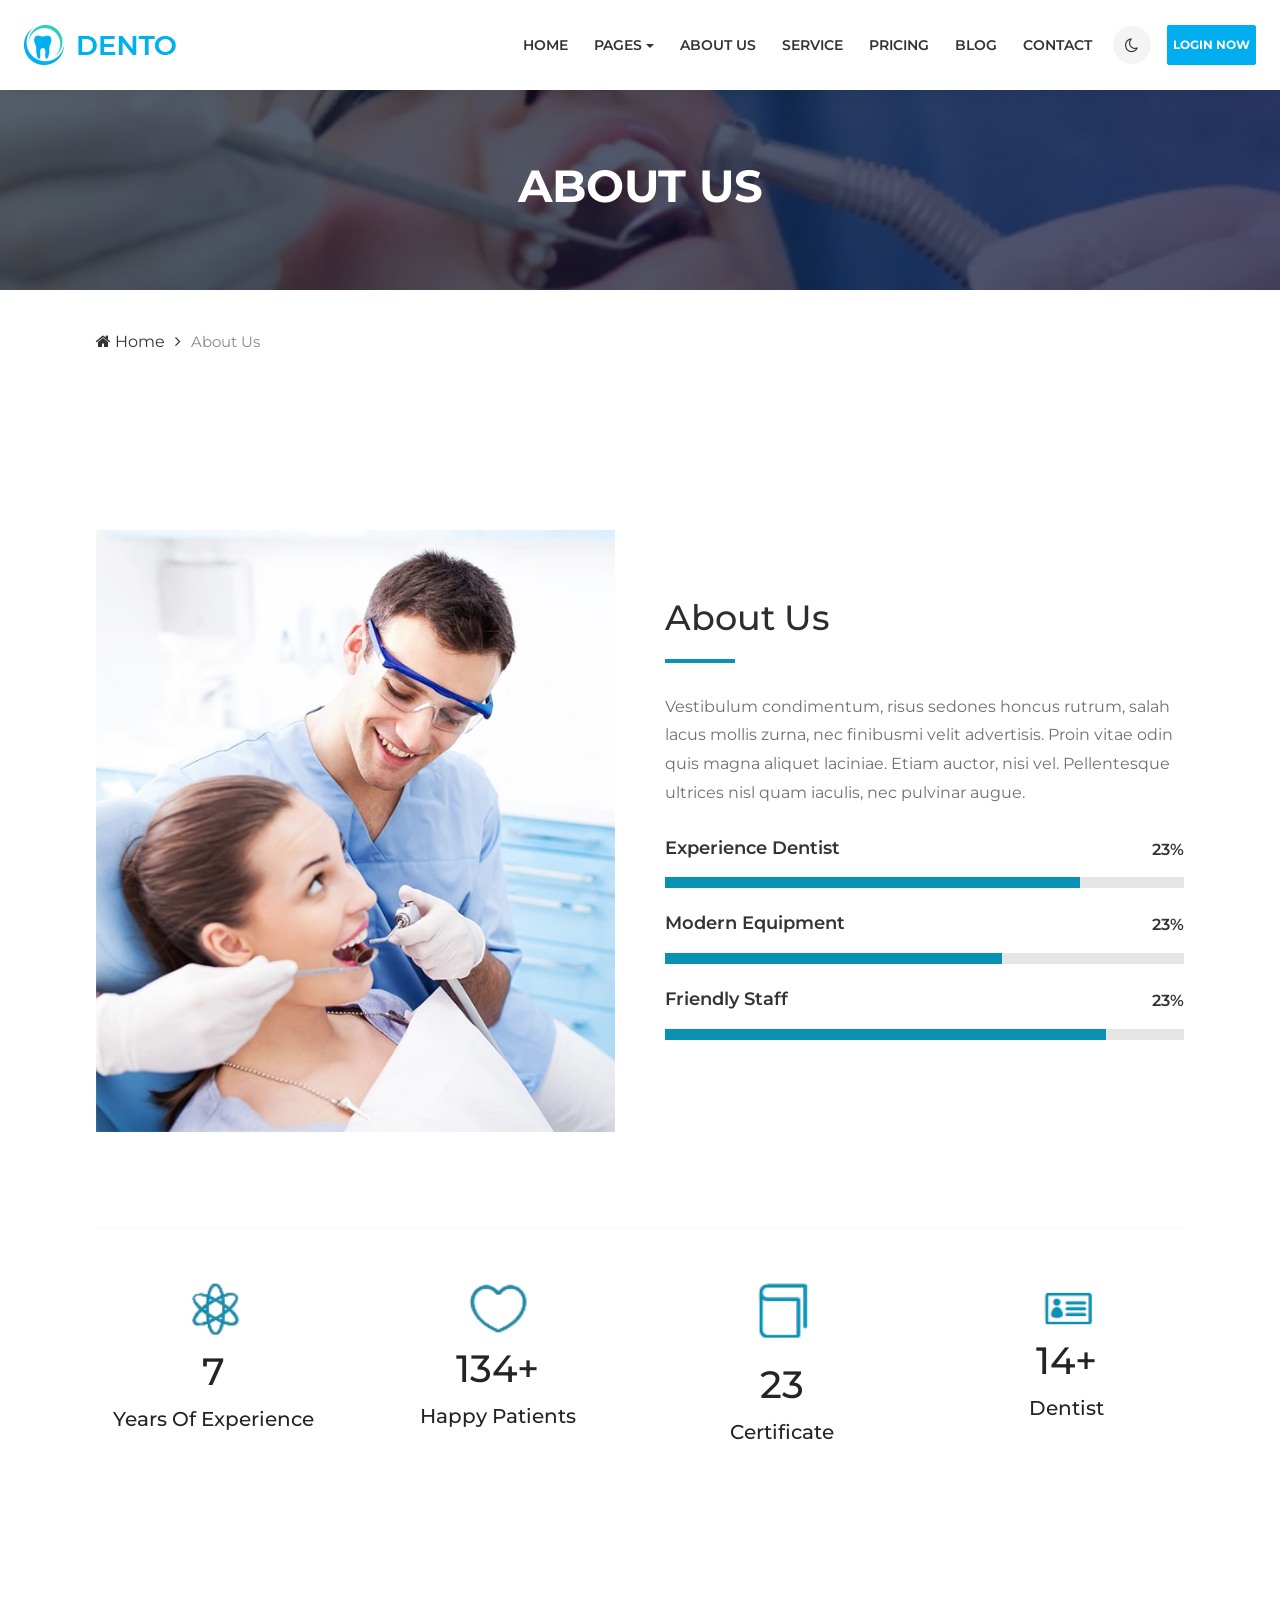
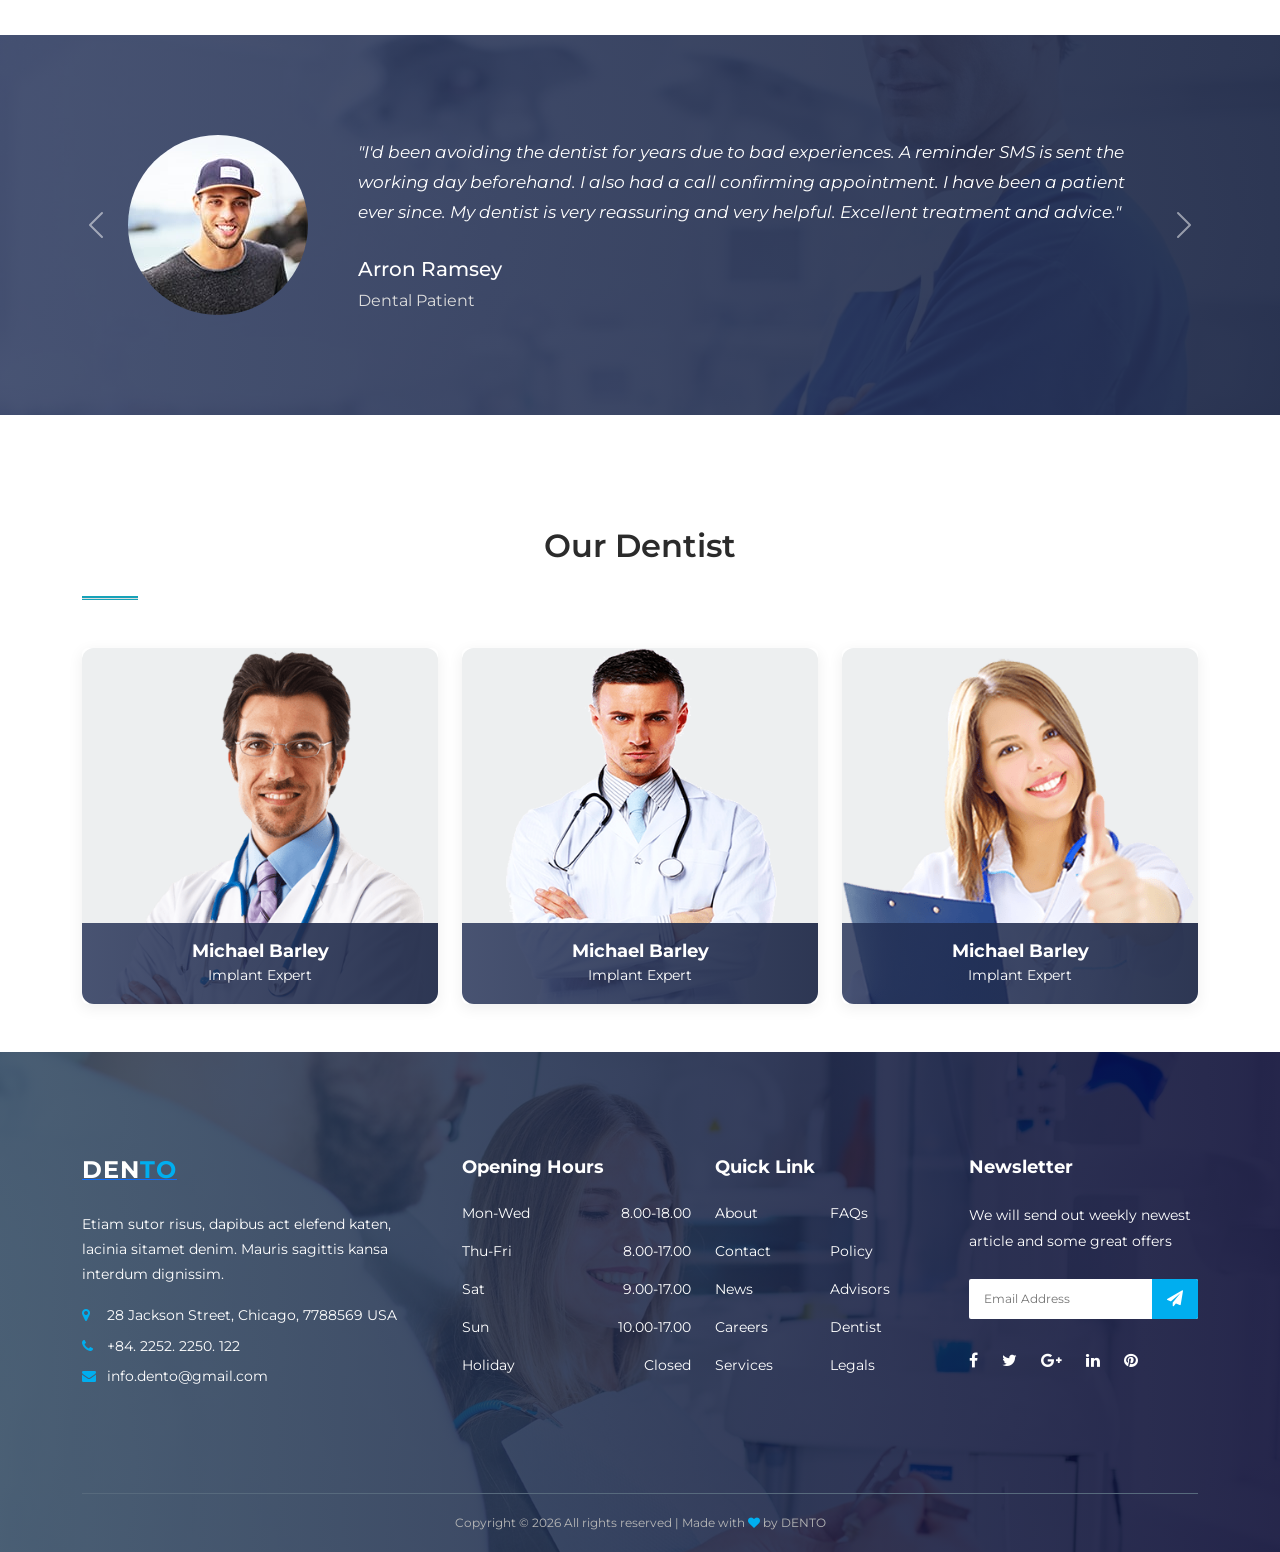
<file: about us.html>
<!DOCTYPE html>
<html lang="en">

<head>
    <meta charset="UTF-8">
    <meta name="viewport" content="width=device-width, initial-scale=1.0">
    <link rel="stylesheet" href="https://cdn.jsdelivr.net/npm/font-awesome@4.7.0/css/font-awesome.min.css">
    <link rel="preconnect" href="https://fonts.googleapis.com">
    <link rel="preconnect" href="https://fonts.gstatic.com" crossorigin>
    <link href="https://fonts.googleapis.com/css2?family=Montserrat:ital,wght@0,100..900;1,100..900&family=Roboto:ital,wght@0,100..900;1,100..900&family=Style+Script&display=swap" rel="stylesheet">
    <link rel="stylesheet" href="assets/css/bootstrap.min.css">
    <link rel="stylesheet" href="assets/css/mystyle.css">
    <title>DENTO</title>
    <link rel="icon" href="assets/images/core_img/favicon.ico">
</head>

<body data-bs-spy="scroll" data-bs-target="#navMenu" data-bs-offset="90" tabindex="0">


    <!-- ===== nav bar ===== -->
    <header class="site-header">
        <nav class="navbar navbar-expand-lg">
            <div class="container-fluid px-4">
                <a class="navbar-brand" href="index.html">
                    <img src="assets/images/core_img/logo.png" alt="DENTO logo">
                </a>

                <button class="navbar-toggler" type="button" data-bs-toggle="collapse" data-bs-target="#navMenu" aria-controls="navMenu" aria-expanded="false" aria-label="Toggle navigation">
                <span class="navbar-toggler-icon"></span>
            </button>

                <div class="collapse navbar-collapse" id="navMenu">
                    <ul class="navbar-nav ms-auto align-items-lg-center gap-lg-3">

                        <li class="nav-item">
                            <a href="index.html" class="nav-link">HOME</a>
                        </li>

                        <li class="nav-item dropdown">
                            <a class="nav-link dropdown-toggle" href="#" role="button" data-bs-toggle="dropdown" aria-expanded="false">PAGES</a>
                            <ul class="dropdown-menu">
                                <li><a class="dropdown-item" href="index.html">Home</a></li>
                                <li><a class="dropdown-item" href="about us.html">About us</a></li>
                                <li><a class="dropdown-item" href="Service.html">Service</a></li>
                                <li><a class="dropdown-item" href="Pricing.html">Pricing</a></li>
                                <li><a class="dropdown-item" href="Blog.html">Blog</a></li>
                                <li><a class="dropdown-item" href="Contact.html">Contact</a></li>
                            </ul>
                        </li>

                        <li class="nav-item">
                            <a href="about us.html" class="nav-link">ABOUT US</a>
                        </li>

                        <li class="nav-item">
                            <a href="Service.html" class="nav-link">SERVICE</a>
                        </li>

                        <li class="nav-item">
                            <a href="Pricing.html" class="nav-link">PRICING</a>
                        </li>
                        <li class="nav-item">
                            <a href="Blog.html" class="nav-link">Blog</a>
                        </li>

                        <li class="nav-item">
                            <a href="Contact.html" class="nav-link">CONTACT</a>
                        </li>
                        <li class="nav-item">
                            <button type="button" id="darkModeBtn" class="dark-mode-btn" title="Dark Mode">
                            <i class="fa fa-moon-o icon-moon"></i>
                            <i class="fa fa-sun-o icon-sun"></i>
                        </button>
                        </li>

                        <li class="nav-item">
                            <a href="login.html" class="nav-link login-btn">LOGIN NOW</a>
                        </li>

                    </ul>
                </div>
            </div>
        </nav>
    </header>
    <!-- =====  End of nav bar ===== -->


    <!-- ===== first sic ===== -->
    <section class="page-nav-header">

        <div class="header-nav-content">
            <h1>ABOUT US</h1>
        </div>

    </section>
    <!-- ===== End of first sic ===== -->

    <!-- ======= page path section ======== -->

    <section class="page-path">

        <div class="page-path-container">

            <a href="#">
                <i class="fa fa-home"></i> Home
            </a>

            <span>
    <i class="fa fa-angle-right"></i>
</span>

            <p>About Us</p>

        </div>

    </section>

    <!--======= End of page path section ======== -->


    <section class="about">

        <div class="about-container">

            <div class="about-image">
                <img src="assets/images/bg_img/15.jpg" alt="about">
            </div>

            <div class="about-content">

                <h2>About Us</h2>


                <div class="title-line"></div>

                <p>
                    Vestibulum condimentum, risus sedones honcus rutrum, salah lacus mollis zurna, nec finibusmi velit advertisis. Proin vitae odin quis magna aliquet laciniae. Etiam auctor, nisi vel. Pellentesque ultrices nisl quam iaculis, nec pulvinar augue.
                </p>

                <div class="skill">

                    <div class="skill-info">
                        <h4>Experience Dentist</h4>
                        <span id="exp">0%</span>
                    </div>

                    <div class="bar">
                        <div class="fill fill1"></div>
                    </div>

                </div>

                <div class="skill">

                    <div class="skill-info">
                        <h4>Modern Equipment</h4>
                        <span id="equip">0%</span>
                    </div>

                    <div class="bar">
                        <div class="fill fill2"></div>
                    </div>

                </div>

                <div class="skill">

                    <div class="skill-info">
                        <h4>Friendly Staff</h4>
                        <span id="staff">0%</span>
                    </div>

                    <div class="bar">
                        <div class="fill fill3"></div>
                    </div>

                </div>

            </div>

        </div>

    </section>

    <div class="line-container">
        <hr>
    </div>


    <section class="statistics">

        <div class="stats-container">

            <div class="item">

                <img src="assets/images/core_img/About-1.png" alt="">

                <h2 id="experience">0</h2>

                <p>Years Of Experience</p>

            </div>

            <div class="item">

                <img src="assets/images/core_img/About-2.png" alt="">

                <h2 id="patients">0+</h2>

                <p>Happy Patients</p>

            </div>

            <div class="item">

                <img src="assets/images/core_img/About-3.png" alt="">

                <h2 id="certificate">0</h2>

                <p>Certificate</p>

            </div>

            <div class="item">

                <img src="assets/images/core_img/About-4.png" alt="">

                <h2 id="dentist">0+</h2>

                <p>Dentist</p>

            </div>

        </div>

    </section>

    <!--========== after-our-dentist start ==========-->
    <div class="after-our-dentist">
        <div id="carouselExample" class="carousel slide">
            <div class="carousel-inner">
                <div class="carousel-item active">
                    <div class="testimonial">

                        <img src="assets/images/bg_img/8.jpg" alt="">

                        <div class="content">
                            <p>
                                "I'd been avoiding the dentist for years due to bad experiences. A reminder SMS is sent the working day beforehand. I also had a call confirming appointment. I have been a patient ever since. My dentist is very reassuring and very helpful. Excellent treatment
                                and advice." </p>

                            <h5>Arron Ramsey</h5>
                            <span>Dental Patient</span>
                        </div>

                    </div>
                </div>
                <div class="carousel-item">
                    <div class="testimonial">

                        <img src="/assets/images/bg_img/girl2.jpg" alt="">

                        <div class="content">
                            <p>
                                "From the friendly reception to the outstanding dental care, everything exceeded my expectations. The team was patient, knowledgeable, and always ready to answer my questions. I will definitely come back for my future checkups." </p>


                            <h5>Sophia Williams</h5>
                            <span>Dental Patient</span>
                        </div>

                    </div>
                </div>

            </div>
            <button class="carousel-control-prev" type="button" data-bs-target="#carouselExample" data-bs-slide="prev">
                <span class="carousel-control-prev-icon" aria-hidden="true"></span>
                <span class="visually-hidden">Previous</span>
            </button>
            <button class="carousel-control-next" type="button" data-bs-target="#carouselExample" data-bs-slide="next">
                <span class="carousel-control-next-icon" aria-hidden="true"></span>
                <span class="visually-hidden">Next</span>
            </button>
        </div>
    </div>
    <!--========== after-our-dentist end ==========-->

    <!--========== Our-Dentist start  ==========-->
    <section class="Our-Dentist my-5">
        <div class="container text-center">

            <h2 class="section-title">Our Dentist</h2>
            <div class="line mb-5"></div>

            <div class="row g-4 justify-content-center">

                <div class="col-lg-4 col-md-4  col-sm-6">
                    <div class="card dentist-card border-0">
                        <div class="img-box">
                            <img src="assets/images/bg_img/9.png" class="card-img-top" alt="Michael Barley">
                        </div>
                        <div class="dentist-info">
                            <h5>Michael Barley</h5>
                            <p>Implant Expert</p>
                        </div>
                    </div>
                </div>

                <div class="col-lg-4 col-md-4 col-sm-6">
                    <div class="card dentist-card border-0">
                        <div class="img-box">
                            <img src="assets/images/bg_img/10.png" class="card-img-top" alt="Michael Barley">
                        </div>
                        <div class="dentist-info">
                            <h5>Michael Barley</h5>
                            <p>Implant Expert</p>
                        </div>
                    </div>
                </div>

                <div class="col-lg-4 col-md-4 col-sm-6">
                    <div class="card dentist-card border-0">
                        <div class="img-box">
                            <img src="assets/images/bg_img/11.png" class="card-img-top" alt="Michael Barley">
                        </div>
                        <div class="dentist-info">
                            <h5>Michael Barley</h5>
                            <p>Implant Expert</p>
                        </div>
                    </div>
                </div>
            </div>
        </div>
    </section>
    <!--========== Our-Dentist end  ==========-->

    <!-- ============ Footer Area ============ -->
    <footer class="footer-area" style="background-image: url('assets/images/bg_img/3.jpg');">
        <div class="container">
            <div class="row">
                <div class="col-12 col-sm-6 col-lg-4">
                    <div class="single-footer-widget">
                        <a href="index.html" class="d-block mb-4">
                            <span class="footer-logo">DEN<span class="logo-accent">TO</span></span>
                        </a>
                        <p>Etiam sutor risus, dapibus act elefend katen, lacinia sitamet denim. Mauris sagittis kansa interdum dignissim.</p>
                        <div class="footer-contact">
                            <p><i class="fa fa-map-marker"></i> 28 Jackson Street, Chicago, 7788569 USA</p>
                            <p><i class="fa fa-phone"></i> +84. 2252. 2250. 122</p>
                            <p><i class="fa fa-envelope"></i> info.dento@gmail.com</p>
                        </div>
                    </div>
                </div>
                <div class="col-12 col-sm-6 col-lg">
                    <div class="single-footer-widget">
                        <h5 class="widget-title">Opening Hours</h5>
                        <ul class="opening-hours">
                            <li><span>Mon-Wed</span> <span>8.00-18.00</span></li>
                            <li><span>Thu-Fri</span> <span>8.00-17.00</span></li>
                            <li><span>Sat</span> <span>9.00-17.00</span></li>
                            <li><span>Sun</span> <span>10.00-17.00</span></li>
                            <li><span>Holiday</span> <span>Closed</span></li>
                        </ul>
                    </div>
                </div>
                <div class="col-12 col-sm-6 col-lg">
                    <div class="single-footer-widget">
                        <h5 class="widget-title">Quick Link</h5>
                        <nav>
                            <ul class="quick-links">
                                <li><a href="#">About</a></li>
                                <li><a href="#">FAQs</a></li>
                                <li><a href="#">Contact</a></li>
                                <li><a href="#">Policy</a></li>
                                <li><a href="#">News</a></li>
                                <li><a href="#">Advisors</a></li>
                                <li><a href="#">Careers</a></li>
                                <li><a href="#">Dentist</a></li>
                                <li><a href="#">Services</a></li>
                                <li><a href="#">Legals</a></li>
                            </ul>
                        </nav>
                    </div>
                </div>

                <div class="col-12 col-sm-6 col-lg">
                    <div class="single-footer-widget">
                        <h5 class="widget-title">Newsletter</h5>
                        <p>We will send out weekly newest article and some great offers</p>

                        <div class="footer-newsletter-form">
                            <form action="#" method="post">
                                <input type="email" name="nl-email" placeholder="Email Address">
                                <button type="submit"><i class="fa fa-paper-plane"></i></button>
                            </form>
                        </div>

                        <div class="footer-social-info">
                            <a href="#" title="Facebook"><i class="fa fa-facebook"></i></a>
                            <a href="#" title="Twitter"><i class="fa fa-twitter"></i></a>
                            <a href="#" title="Google Plus"><i class="fa fa-google-plus"></i></a>
                            <a href="#" title="Linkedin"><i class="fa fa-linkedin"></i></a>
                            <a href="#" title="Pinterest"><i class="fa fa-pinterest"></i></a>
                        </div>
                    </div>
                </div>

            </div>
        </div>
        <div class="container">
            <div class="row">
                <div class="col-12">
                    <div class="copywrite-content">
                        <p>Copyright &copy; 2026 All rights reserved | Made with <i class="fa fa-heart"></i> by DENTO</p>
                    </div>
                </div>
            </div>
        </div>
    </footer>
    <!-- ============ End Footer Area ============ -->
    <script src="assets/js/bootstrap.bundle.min.js">
    </script>
    <script src="assets/js/darkmode.js">
    </script>
    <script src="assets/js/hero-carousel.js"></script>
    <script src="assets/js/about us.js"></script>
</body>

</html>
</file>
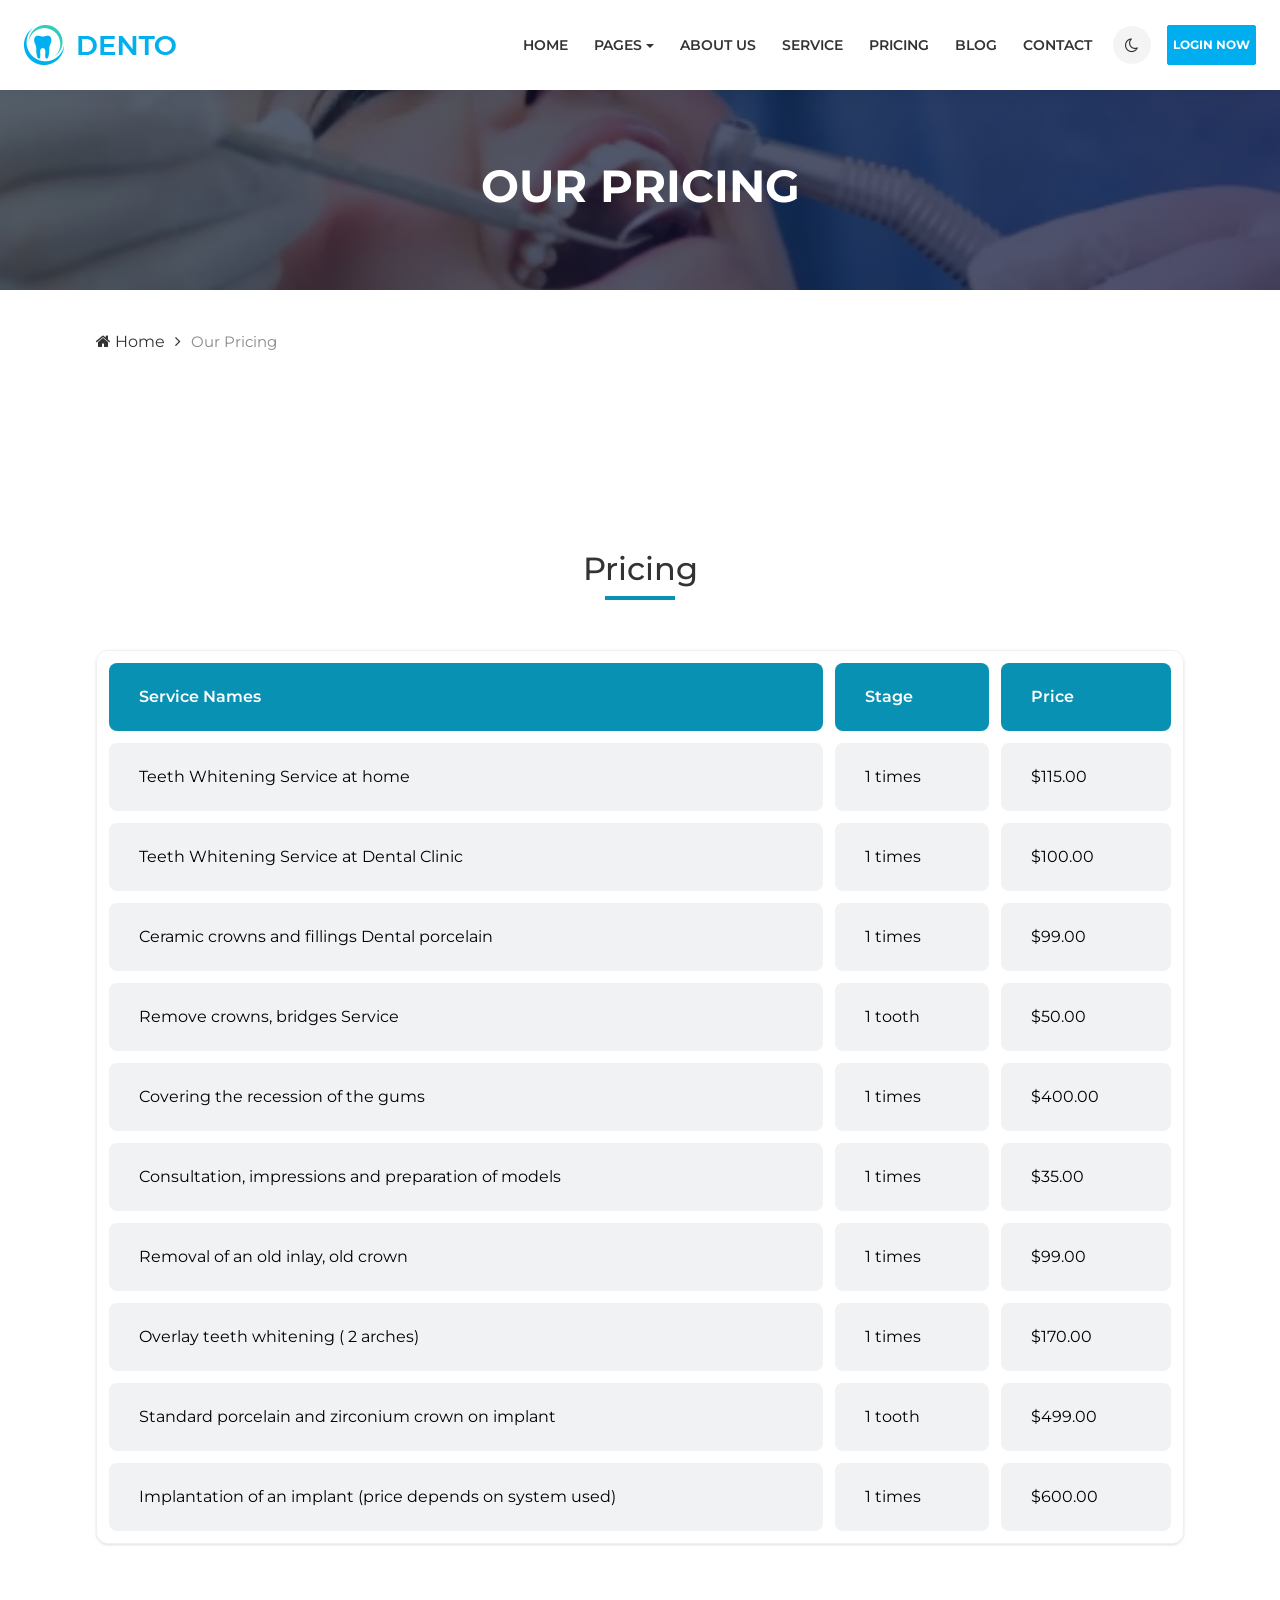
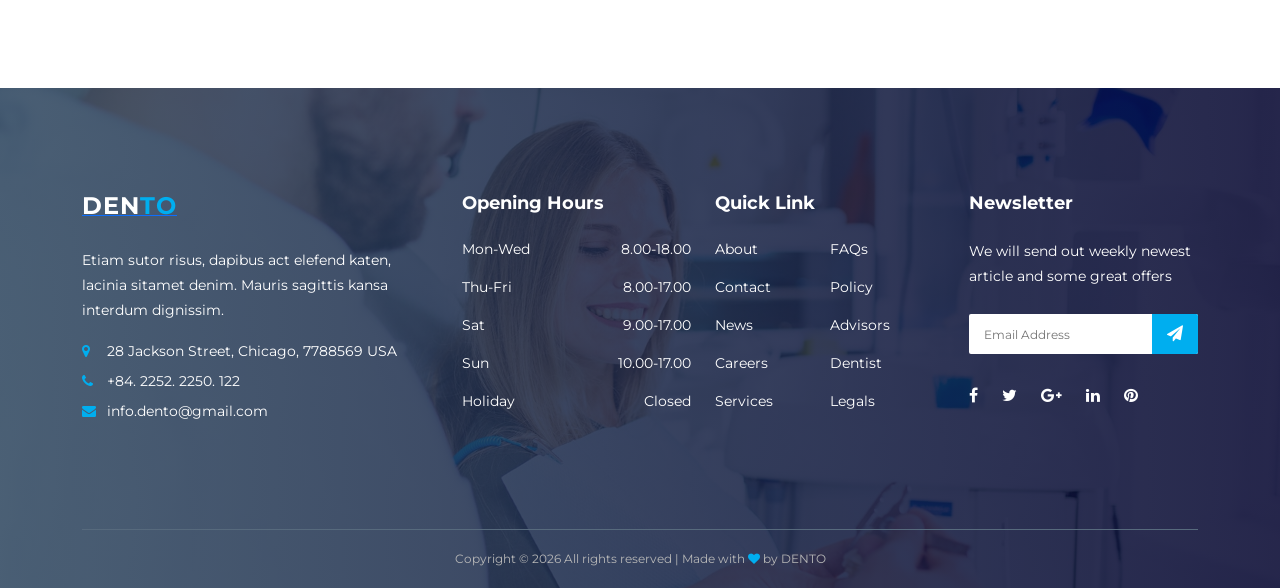
<file: Pricing.html>
<!DOCTYPE html>
<html lang="en">

<head>
    <meta charset="UTF-8">
    <meta name="viewport" content="width=device-width, initial-scale=1.0">
    <link rel="stylesheet" href="https://cdn.jsdelivr.net/npm/font-awesome@4.7.0/css/font-awesome.min.css">
    <link rel="preconnect" href="https://fonts.googleapis.com">
    <link rel="preconnect" href="https://fonts.gstatic.com" crossorigin>
    <link href="https://fonts.googleapis.com/css2?family=Montserrat:ital,wght@0,100..900;1,100..900&family=Roboto:ital,wght@0,100..900;1,100..900&family=Style+Script&display=swap" rel="stylesheet">
    <link rel="stylesheet" href="assets/css/bootstrap.min.css">
    <link rel="stylesheet" href="assets/css/mystyle.css">
    <title>DENTO</title>
    <link rel="icon" href="assets/images/core_img/favicon.ico">
</head>

<body data-bs-spy="scroll" data-bs-target="#navMenu" data-bs-offset="90" tabindex="0">

    <!-- ===== nav bar ===== -->
    <header class="site-header">
        <nav class="navbar navbar-expand-lg">
            <div class="container-fluid px-4">
                <a class="navbar-brand" href="index.html">
                    <img src="assets/images/core_img/logo.png" alt="DENTO logo">
                </a>

                <button class="navbar-toggler" type="button" data-bs-toggle="collapse" data-bs-target="#navMenu" aria-controls="navMenu" aria-expanded="false" aria-label="Toggle navigation">
                <span class="navbar-toggler-icon"></span>
            </button>

                <div class="collapse navbar-collapse" id="navMenu">
                    <ul class="navbar-nav ms-auto align-items-lg-center gap-lg-3">

                        <li class="nav-item">
                            <a href="index.html" class="nav-link">HOME</a>
                        </li>

                        <li class="nav-item dropdown">
                            <a class="nav-link dropdown-toggle" href="#" role="button" data-bs-toggle="dropdown" aria-expanded="false">PAGES</a>
                            <ul class="dropdown-menu">
                                <li><a class="dropdown-item" href="index.html">Home</a></li>
                                <li><a class="dropdown-item" href="about us.html">About us</a></li>
                                <li><a class="dropdown-item" href="Service.html">Service</a></li>
                                <li><a class="dropdown-item" href="Pricing.html">Pricing</a></li>
                                <li><a class="dropdown-item" href="Blog.html">Blog</a></li>
                                <li><a class="dropdown-item" href="Contact.html">Contact</a></li>
                            </ul>
                        </li>

                        <li class="nav-item">
                            <a href="about us.html" class="nav-link">ABOUT US</a>
                        </li>

                        <li class="nav-item">
                            <a href="Service.html" class="nav-link">SERVICE</a>
                        </li>

                        <li class="nav-item">
                            <a href="Pricing.html" class="nav-link">PRICING</a>
                        </li>
                        <li class="nav-item">
                            <a href="Blog.html" class="nav-link">Blog</a>
                        </li>

                        <li class="nav-item">
                            <a href="Contact.html" class="nav-link">CONTACT</a>
                        </li>
                        <li class="nav-item">
                            <button type="button" id="darkModeBtn" class="dark-mode-btn" title="Dark Mode">
                            <i class="fa fa-moon-o icon-moon"></i>
                            <i class="fa fa-sun-o icon-sun"></i>
                        </button>
                        </li>

                        <li class="nav-item">
                            <a href="login.html" class="nav-link login-btn">LOGIN NOW</a>
                        </li>

                    </ul>
                </div>
            </div>
        </nav>
    </header>
    <!-- =====  End of nav bar ===== -->



    <!-- ===== first sic ===== -->
    <section class="page-nav-header">

        <div class="header-nav-content">
            <h1>OUR PRICING</h1>
        </div>

    </section>
    <!-- ===== End of first sic ===== -->

    <!-- ======= page path section ======== -->

    <section class="page-path">

        <div class="page-path-container">

            <a href="#">
                <i class="fa fa-home"></i> Home
            </a>

            <span>
                <i class="fa fa-angle-right"></i>
            </span>

            <p>Our Pricing</p>

        </div>

    </section>

    <!--======= End of page path section ======== -->

    <!--=======  اكتب كودك هنا======== -->

    <section class="prices">
        <div class="page-title">
            <h2>Pricing</h2>
            <div class="pbline"></div>
        </div>
    </section>

    <section class="table">
        <table class="p-table">
            <thead class="head">
                <tr>
                    <th>Service Names</th>
                    <th>Stage</th>
                    <th>Price</th>
                </tr>
            </thead>
            <tbody class="content">
                <tr>
                    <td>Teeth Whitening Service at home</td>
                    <td>1 times</td>
                    <td>$115.00</td>
                </tr>
                <tr>
                    <td>Teeth Whitening Service at Dental Clinic</td>
                    <td>1 times</td>
                    <td>$100.00</td>
                </tr>
                <tr>
                    <td>Ceramic crowns and fillings Dental porcelain</td>
                    <td>1 times</td>
                    <td>$99.00</td>
                </tr>
                <tr>
                    <td>Remove crowns, bridges Service</td>
                    <td>1 tooth</td>
                    <td>$50.00</td>
                </tr>
                <tr>
                    <td>Covering the recession of the gums</td>
                    <td>1 times</td>
                    <td>$400.00</td>
                </tr>
                <tr>
                    <td>Consultation, impressions and preparation of models</td>
                    <td>1 times</td>
                    <td>$35.00</td>
                </tr>
                <tr>
                    <td>Removal of an old inlay, old crown</td>
                    <td>1 times</td>
                    <td>$99.00</td>
                </tr>
                <tr>
                    <td>Overlay teeth whitening ( 2 arches)</td>
                    <td>1 times</td>
                    <td>$170.00</td>
                </tr>
                <tr>
                    <td>Standard porcelain and zirconium crown on implant</td>
                    <td>1 tooth</td>
                    <td>$499.00</td>
                </tr>
                <tr>
                    <td>Implantation of an implant (price depends on system used)</td>
                    <td>1 times</td>
                    <td>$600.00</td>
                </tr>

            </tbody>


        </table>
        <br><br><br><br><br><br>
    </section>



    <!-- =======  اكتب كودك هنا======== -->


    <!-- ============ Footer Area ============ -->
    <footer class="footer-area" style="background-image: url('assets/images/bg_img/3.jpg');">
        <div class="container">
            <div class="row">
                <div class="col-12 col-sm-6 col-lg-4">
                    <div class="single-footer-widget">
                        <a href="index.html" class="d-block mb-4">
                            <span class="footer-logo">DEN<span class="logo-accent">TO</span></span>
                        </a>
                        <p>Etiam sutor risus, dapibus act elefend katen, lacinia sitamet denim. Mauris sagittis kansa interdum dignissim.</p>
                        <div class="footer-contact">
                            <p><i class="fa fa-map-marker"></i> 28 Jackson Street, Chicago, 7788569 USA</p>
                            <p><i class="fa fa-phone"></i> +84. 2252. 2250. 122</p>
                            <p><i class="fa fa-envelope"></i> info.dento@gmail.com</p>
                        </div>
                    </div>
                </div>
                <div class="col-12 col-sm-6 col-lg">
                    <div class="single-footer-widget">
                        <h5 class="widget-title">Opening Hours</h5>
                        <ul class="opening-hours">
                            <li><span>Mon-Wed</span> <span>8.00-18.00</span></li>
                            <li><span>Thu-Fri</span> <span>8.00-17.00</span></li>
                            <li><span>Sat</span> <span>9.00-17.00</span></li>
                            <li><span>Sun</span> <span>10.00-17.00</span></li>
                            <li><span>Holiday</span> <span>Closed</span></li>
                        </ul>
                    </div>
                </div>
                <div class="col-12 col-sm-6 col-lg">
                    <div class="single-footer-widget">
                        <h5 class="widget-title">Quick Link</h5>
                        <nav>
                            <ul class="quick-links">
                                <li><a href="#">About</a></li>
                                <li><a href="#">FAQs</a></li>
                                <li><a href="#">Contact</a></li>
                                <li><a href="#">Policy</a></li>
                                <li><a href="#">News</a></li>
                                <li><a href="#">Advisors</a></li>
                                <li><a href="#">Careers</a></li>
                                <li><a href="#">Dentist</a></li>
                                <li><a href="#">Services</a></li>
                                <li><a href="#">Legals</a></li>
                            </ul>
                        </nav>
                    </div>
                </div>

                <div class="col-12 col-sm-6 col-lg">
                    <div class="single-footer-widget">
                        <h5 class="widget-title">Newsletter</h5>
                        <p>We will send out weekly newest article and some great offers</p>

                        <div class="footer-newsletter-form">
                            <form action="#" method="post">
                                <input type="email" name="nl-email" placeholder="Email Address">
                                <button type="submit"><i class="fa fa-paper-plane"></i></button>
                            </form>
                        </div>

                        <div class="footer-social-info">
                            <a href="#" title="Facebook"><i class="fa fa-facebook"></i></a>
                            <a href="#" title="Twitter"><i class="fa fa-twitter"></i></a>
                            <a href="#" title="Google Plus"><i class="fa fa-google-plus"></i></a>
                            <a href="#" title="Linkedin"><i class="fa fa-linkedin"></i></a>
                            <a href="#" title="Pinterest"><i class="fa fa-pinterest"></i></a>
                        </div>
                    </div>
                </div>

            </div>
        </div>
        <div class="container">
            <div class="row">
                <div class="col-12">
                    <div class="copywrite-content">
                        <p>Copyright &copy; 2026 All rights reserved | Made with <i class="fa fa-heart"></i> by DENTO
                        </p>
                    </div>
                </div>
            </div>
        </div>
    </footer>
    <!-- ============ End Footer Area ============ -->
    <script src="assets/js/bootstrap.bundle.min.js">
    </script>
    <script src="assets/js/darkmode.js">
    </script>
</body>

</html>
</file>
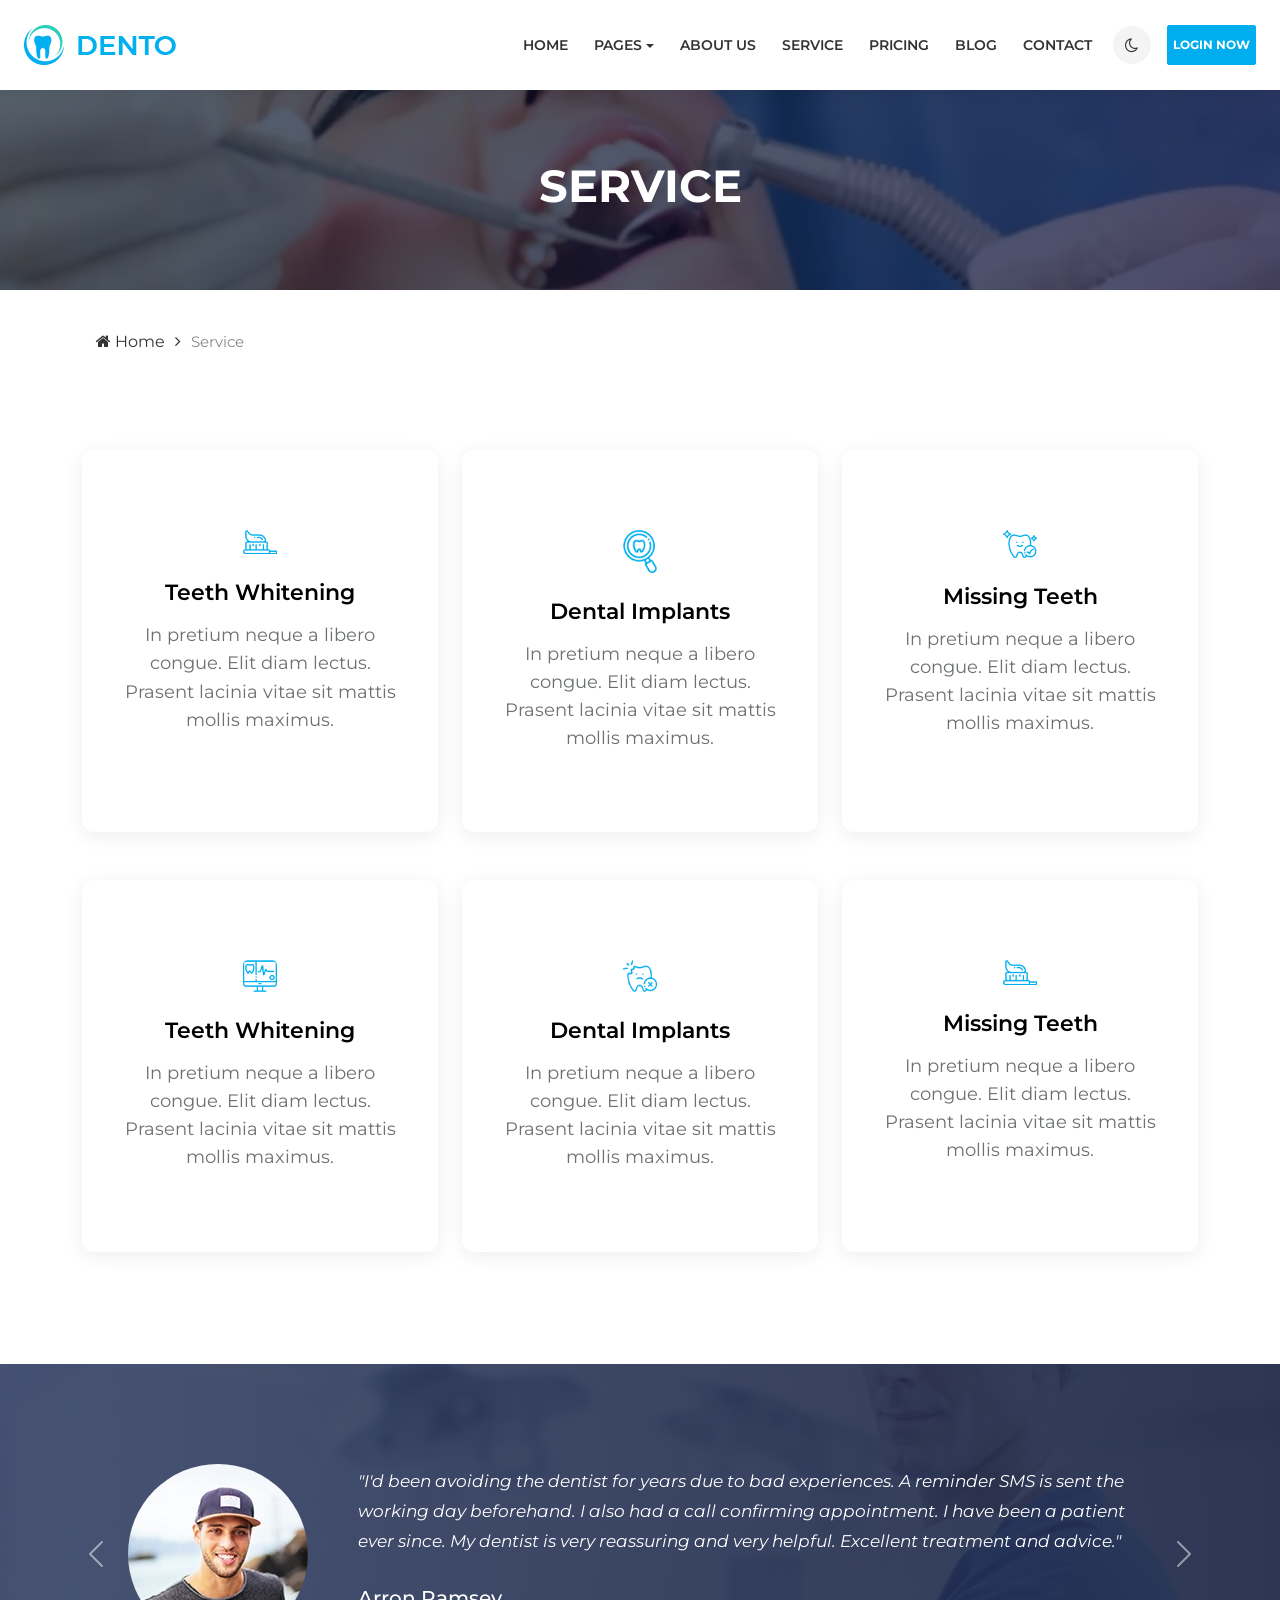
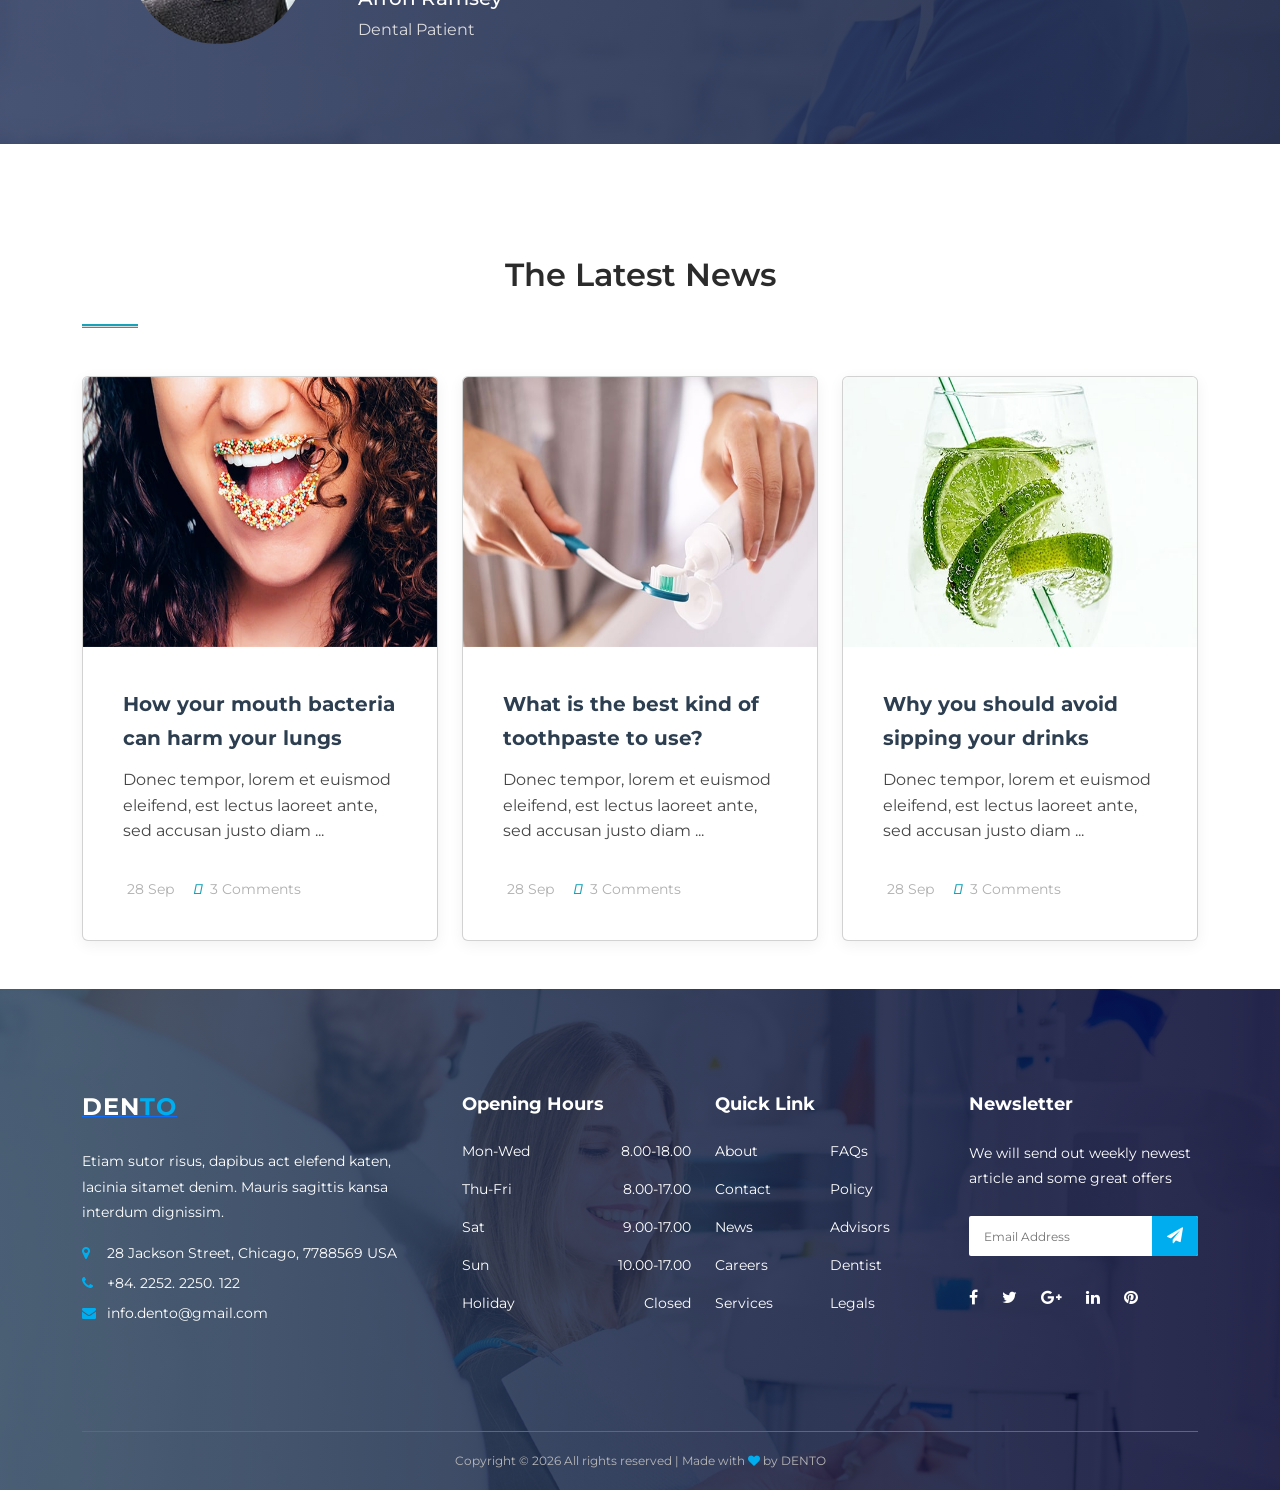
<file: Service.html>
<!DOCTYPE html>
<html lang="en">

<head>
    <meta charset="UTF-8">
    <meta name="viewport" content="width=device-width, initial-scale=1.0">
    <link rel="stylesheet" href="https://cdn.jsdelivr.net/npm/font-awesome@4.7.0/css/font-awesome.min.css">
    <link rel="preconnect" href="https://fonts.googleapis.com">
    <link rel="preconnect" href="https://fonts.gstatic.com" crossorigin>
    <link href="https://fonts.googleapis.com/css2?family=Montserrat:ital,wght@0,100..900;1,100..900&family=Roboto:ital,wght@0,100..900;1,100..900&family=Style+Script&display=swap" rel="stylesheet">
    <link rel="stylesheet" href="assets/css/bootstrap.min.css">
    <link rel="stylesheet" href="assets/css/mystyle.css">
    <title>DENTO</title>
    <link rel="icon" href="assets/images/core_img/favicon.ico">
</head>

<body data-bs-spy="scroll" data-bs-target="#navMenu" data-bs-offset="90" tabindex="0">


    <!-- ===== nav bar ===== -->
    <header class="site-header">
        <nav class="navbar navbar-expand-lg">
            <div class="container-fluid px-4">
                <a class="navbar-brand" href="index.html">
                    <img src="assets/images/core_img/logo.png" alt="DENTO logo">
                </a>

                <button class="navbar-toggler" type="button" data-bs-toggle="collapse" data-bs-target="#navMenu" aria-controls="navMenu" aria-expanded="false" aria-label="Toggle navigation">
                <span class="navbar-toggler-icon"></span>
            </button>

                <div class="collapse navbar-collapse" id="navMenu">
                    <ul class="navbar-nav ms-auto align-items-lg-center gap-lg-3">

                        <li class="nav-item">
                            <a href="index.html" class="nav-link">HOME</a>
                        </li>

                        <li class="nav-item dropdown">
                            <a class="nav-link dropdown-toggle" href="#" role="button" data-bs-toggle="dropdown" aria-expanded="false">PAGES</a>
                            <ul class="dropdown-menu">
                                <li><a class="dropdown-item" href="index.html">Home</a></li>
                                <li><a class="dropdown-item" href="about us.html">About us</a></li>
                                <li><a class="dropdown-item" href="Service.html">Service</a></li>
                                <li><a class="dropdown-item" href="Pricing.html">Pricing</a></li>
                                <li><a class="dropdown-item" href="Blog.html">Blog</a></li>
                                <li><a class="dropdown-item" href="Contact.html">Contact</a></li>
                            </ul>
                        </li>

                        <li class="nav-item">
                            <a href="about us.html" class="nav-link">ABOUT US</a>
                        </li>

                        <li class="nav-item">
                            <a href="Service.html" class="nav-link">SERVICE</a>
                        </li>

                        <li class="nav-item">
                            <a href="Pricing.html" class="nav-link">PRICING</a>
                        </li>
                        <li class="nav-item">
                            <a href="Blog.html" class="nav-link">Blog</a>
                        </li>

                        <li class="nav-item">
                            <a href="Contact.html" class="nav-link">CONTACT</a>
                        </li>
                        <li class="nav-item">
                            <button type="button" id="darkModeBtn" class="dark-mode-btn" title="Dark Mode">
                            <i class="fa fa-moon-o icon-moon"></i>
                            <i class="fa fa-sun-o icon-sun"></i>
                        </button>
                        </li>

                        <li class="nav-item">
                            <a href="login.html" class="nav-link login-btn">LOGIN NOW</a>
                        </li>

                    </ul>
                </div>
            </div>
        </nav>
    </header>
    <!-- =====  End of nav bar ===== -->
    <!-- ===== first sic ===== -->
    <section class="page-nav-header">

        <div class="header-nav-content">
            <h1>SERVICE</h1>
        </div>

    </section>
    <!-- ===== End of first sic ===== -->

    <!-- ======= page path section ======== -->
    <section class="page-path">

        <div class="page-path-container">

            <a href="#">
                <i class="fa fa-home"></i> Home
            </a>

            <span>
                <i class="fa fa-angle-right"></i>
            </span>

            <p>Service</p>

        </div>

    </section>
    <!--======= End of page path section ======== -->

    <div class="container text-center ">
        <div class="row row-gap-5">
            <div class="col-lg-4 col-sm-6">
                <div class="card dentist-card2 border-0">
                    <div class="img-box">
                        <img src="assets/images/core_img/s6.png" class="card-img-top" alt="Michael Barley">
                    </div>
                    <div class="dentist-info">
                        <h5>Teeth Whitening</h5>
                        <p>In pretium neque a libero congue. Elit diam lectus. Prasent lacinia vitae sit mattis mollis maximus.
                        </p>
                    </div>
                </div>
            </div>
            <div class="col-lg-4 col-sm-6">
                <div class="card dentist-card2 border-0">
                    <div class="img-box">
                        <img src="assets/images/core_img/s7.png" class="card-img-top" alt="Michael Barley">
                    </div>
                    <div class="dentist-info">
                        <h5>Dental Implants</h5>
                        <p>In pretium neque a libero congue. Elit diam lectus. Prasent lacinia vitae sit mattis mollis maximus.
                        </p>
                    </div>
                </div>
            </div>
            <div class="col-lg-4 col-sm-6">
                <div class="card dentist-card2 border-0">
                    <div class="img-box">
                        <img src="assets/images/core_img/s8.png" class="card-img-top" alt="Michael Barley">
                    </div>
                    <div class="dentist-info">
                        <h5>Missing Teeth</h5>
                        <p>In pretium neque a libero congue. Elit diam lectus. Prasent lacinia vitae sit mattis mollis maximus.
                        </p>
                    </div>
                </div>
            </div>
            <div class="col-lg-4 col-sm-6">
                <div class="card dentist-card2 border-0">
                    <div class="img-box">
                        <img src="assets/images/core_img/s9.png" class="card-img-top" alt="Michael Barley">
                    </div>
                    <div class="dentist-info">
                        <h5>Teeth Whitening</h5>
                        <p>In pretium neque a libero congue. Elit diam lectus. Prasent lacinia vitae sit mattis mollis maximus.
                        </p>
                    </div>
                </div>
            </div>
            <div class="col-lg-4 col-sm-6">
                <div class="card dentist-card2 border-0">
                    <div class="img-box">
                        <img src="assets/images/core_img/s10.png" class="card-img-top" alt="Michael Barley">
                    </div>
                    <div class="dentist-info">
                        <h5>Dental Implants</h5>
                        <p>In pretium neque a libero congue. Elit diam lectus. Prasent lacinia vitae sit mattis mollis maximus.
                        </p>
                    </div>
                </div>
            </div>
            <div class="col-lg-4 col-sm-6">
                <div class="card dentist-card2 border-0">
                    <div class="img-box">
                        <img src="assets/images/core_img/s6.png" class="card-img-top" alt="Michael Barley">
                    </div>
                    <div class="dentist-info">
                        <h5>Missing Teeth</h5>
                        <p>In pretium neque a libero congue. Elit diam lectus. Prasent lacinia vitae sit mattis mollis maximus.
                        </p>
                    </div>
                </div>
            </div>
        </div>
    </div>


    <!--========== after-our-dentist start ==========-->
    <div class="after-our-dentist">
        <div id="carouselExample" class="carousel slide">
            <div class="carousel-inner">
                <div class="carousel-item active">
                    <div class="testimonial">

                        <img src="assets/images/bg_img/8.jpg" alt="">

                        <div class="content">
                            <p>
                                "I'd been avoiding the dentist for years due to bad experiences. A reminder SMS is sent the working day beforehand. I also had a call confirming appointment. I have been a patient ever since. My dentist is very reassuring and very helpful. Excellent treatment
                                and advice." </p>

                            <h5>Arron Ramsey</h5>
                            <span>Dental Patient</span>
                        </div>

                    </div>
                </div>
                <div class="carousel-item">
                    <div class="testimonial">

                        <img src="/assets/images/bg_img/girl2.jpg" alt="">

                        <div class="content">
                            <p>
                                "From the friendly reception to the outstanding dental care, everything exceeded my expectations. The team was patient, knowledgeable, and always ready to answer my questions. I will definitely come back for my future checkups." </p>


                            <h5>Sophia Williams</h5>
                            <span>Dental Patient</span>
                        </div>

                    </div>
                </div>

            </div>
            <button class="carousel-control-prev" type="button" data-bs-target="#carouselExample" data-bs-slide="prev">
                <span class="carousel-control-prev-icon" aria-hidden="true"></span>
                <span class="visually-hidden">Previous</span>
            </button>
            <button class="carousel-control-next" type="button" data-bs-target="#carouselExample" data-bs-slide="next">
                <span class="carousel-control-next-icon" aria-hidden="true"></span>
                <span class="visually-hidden">Next</span>
            </button>
        </div>
    </div>
    <!--========== after-our-dentist end ==========-->

    <!--========== The Latest News start ==========-->
    <section class="latest-news my-5">
        <div class="container text-center">


            <h2 class="section-title">The Latest News</h2>
            <div class="line mb-5"></div>

            <div class="row justify-content-center g-4">

                <div class="col-lg-4 col-md-6 text-start">
                    <div class="card news-card h-100">
                        <img src="assets/images/bg_img/4.jpg" class="card-img-top" alt="Mouth bacteria and lungs">
                        <div class="card-body d-flex flex-column">
                            <h4 class="card-title">
                                <a href="#">How your mouth bacteria can harm your lungs</a>
                            </h4>
                            <p class="card-text">Donec tempor, lorem et euismod eleifend, est lectus laoreet ante, sed accusan justo diam ...</p>

                            <div class="card-meta mt-auto">
                                <span><i class="far fa-clock me-1"></i> 28 Sep</span>
                                <span><i class="far fa-comment me-1"></i> 3 Comments</span>
                            </div>
                        </div>
                    </div>
                </div>


                <div class="col-lg-4 col-md-6 text-start">
                    <div class="card news-card h-100">
                        <img src="assets/images/bg_img/5.jpg" class="card-img-top" alt="Toothpaste types">
                        <div class="card-body d-flex flex-column">
                            <h4 class="card-title">
                                <a href="#">What is the best kind of toothpaste to use?</a>
                            </h4>
                            <p class="card-text">Donec tempor, lorem et euismod eleifend, est lectus laoreet ante, sed accusan justo diam ...</p>

                            <div class="card-meta mt-auto">
                                <span><i class="far fa-clock me-1"></i> 28 Sep</span>
                                <span><i class="far fa-comment me-1"></i> 3 Comments</span>
                            </div>
                        </div>
                    </div>
                </div>


                <div class="col-lg-4 col-md-6 text-start">
                    <div class="card news-card h-100">
                        <img src="assets/images/bg_img/6.jpg" class="card-img-top" alt="Sipping drinks advice">
                        <div class="card-body d-flex flex-column">
                            <h4 class="card-title">
                                <a href="#">Why you should avoid sipping your drinks</a>
                            </h4>
                            <p class="card-text">Donec tempor, lorem et euismod eleifend, est lectus laoreet ante, sed accusan justo diam ...</p>

                            <div class="card-meta mt-auto">
                                <span><i class="far fa-clock me-1"></i> 28 Sep</span>
                                <span><i class="far fa-comment me-1"></i> 3 Comments</span>
                            </div>
                        </div>
                    </div>
                </div>
            </div>
        </div>
    </section>
    <!--========== The Latest News end ==========-->

    <!-- ============ Footer Area ============ -->
    <footer class="footer-area" style="background-image: url('assets/images/bg_img/3.jpg');">
        <div class="container">
            <div class="row">
                <div class="col-12 col-sm-6 col-lg-4">
                    <div class="single-footer-widget">
                        <a href="index.html" class="d-block mb-4">
                            <span class="footer-logo">DEN<span class="logo-accent">TO</span></span>
                        </a>
                        <p>Etiam sutor risus, dapibus act elefend katen, lacinia sitamet denim. Mauris sagittis kansa interdum dignissim.</p>
                        <div class="footer-contact">
                            <p><i class="fa fa-map-marker"></i> 28 Jackson Street, Chicago, 7788569 USA</p>
                            <p><i class="fa fa-phone"></i> +84. 2252. 2250. 122</p>
                            <p><i class="fa fa-envelope"></i> info.dento@gmail.com</p>
                        </div>
                    </div>
                </div>
                <div class="col-12 col-sm-6 col-lg">
                    <div class="single-footer-widget">
                        <h5 class="widget-title">Opening Hours</h5>
                        <ul class="opening-hours">
                            <li><span>Mon-Wed</span> <span>8.00-18.00</span></li>
                            <li><span>Thu-Fri</span> <span>8.00-17.00</span></li>
                            <li><span>Sat</span> <span>9.00-17.00</span></li>
                            <li><span>Sun</span> <span>10.00-17.00</span></li>
                            <li><span>Holiday</span> <span>Closed</span></li>
                        </ul>
                    </div>
                </div>
                <div class="col-12 col-sm-6 col-lg">
                    <div class="single-footer-widget">
                        <h5 class="widget-title">Quick Link</h5>
                        <nav>
                            <ul class="quick-links">
                                <li><a href="#">About</a></li>
                                <li><a href="#">FAQs</a></li>
                                <li><a href="#">Contact</a></li>
                                <li><a href="#">Policy</a></li>
                                <li><a href="#">News</a></li>
                                <li><a href="#">Advisors</a></li>
                                <li><a href="#">Careers</a></li>
                                <li><a href="#">Dentist</a></li>
                                <li><a href="#">Services</a></li>
                                <li><a href="#">Legals</a></li>
                            </ul>
                        </nav>
                    </div>
                </div>

                <div class="col-12 col-sm-6 col-lg">
                    <div class="single-footer-widget">
                        <h5 class="widget-title">Newsletter</h5>
                        <p>We will send out weekly newest article and some great offers</p>

                        <div class="footer-newsletter-form">
                            <form action="#" method="post">
                                <input type="email" name="nl-email" placeholder="Email Address">
                                <button type="submit"><i class="fa fa-paper-plane"></i></button>
                            </form>
                        </div>

                        <div class="footer-social-info">
                            <a href="#" title="Facebook"><i class="fa fa-facebook"></i></a>
                            <a href="#" title="Twitter"><i class="fa fa-twitter"></i></a>
                            <a href="#" title="Google Plus"><i class="fa fa-google-plus"></i></a>
                            <a href="#" title="Linkedin"><i class="fa fa-linkedin"></i></a>
                            <a href="#" title="Pinterest"><i class="fa fa-pinterest"></i></a>
                        </div>
                    </div>
                </div>

            </div>
        </div>
        <div class="container">
            <div class="row">
                <div class="col-12">
                    <div class="copywrite-content">
                        <p>Copyright &copy; 2026 All rights reserved | Made with <i class="fa fa-heart"></i> by DENTO
                        </p>
                    </div>
                </div>
            </div>
        </div>
    </footer>
    <!-- ============ End Footer Area ============ -->
    <script src="assets/js/bootstrap.bundle.min.js">
    </script>
    <script src="assets/js/darkmode.js">
    </script>
</body>

</html>
</file>
<file: assets/css/mystyle.css>
* {
    margin: 0;
    padding: 0;
    box-sizing: border-box;
    font-family: "Montserrat", sans-serif;
}

/* ============ start nav bar ============ */

.site-header {
    position: sticky;
    top: 0;
    z-index: 999;
    background-color: #fff;
    box-shadow: 0 2px 15px rgba(0, 0, 0, 0.08);
}

.site-header .navbar {
    padding-top: 20px;
    padding-bottom: 20px;
}

.navbar-brand img {
    max-height: 40px;
}

.navbar-nav .nav-link {
    color: #333333;
    font-size: 14px;
    font-weight: 600;
    text-transform: uppercase;
    padding: 10px 5px !important;
    transition: color 0.3s ease;
}

.navbar-nav .nav-link:hover,
.navbar-nav .nav-link.active {
    color: #00aeef;
}

.dropdown-menu {
    border: none;
    border-radius: 0 0 4px 4px;
    box-shadow: 0 10px 25px rgba(0, 0, 0, 0.12);
    padding: 10px 0;
    margin-top: 0;
}

.dropdown-item {
    color: #707070;
    font-size: 14px;
    font-weight: 500;
    padding: 8px 20px;
}

.dropdown-item:hover,
.dropdown-item:focus {
    color: #00aeef;
    background-color: #f4f4f4;
}

.dropdown-toggle::after {
    vertical-align: 2px;
    transition: transform 0.3s ease;
}

.nav-item.dropdown.show .dropdown-toggle::after {
    transform: rotate(180deg);
}

.login-btn {
    display: inline-block;
    background-color: #00aeef !important;
    color: #fff !important;
    font-size: 12px !important;
    font-weight: 700 !important;
    padding: 12px 26px !important;
    border-radius: 2px;
    border: 1px solid #00aeef;
    transition: all 0.3s ease;
}

.login-btn:hover {
    background-color: #fff !important;
    color: #00aeef !important;
}

.navbar-toggler {
    border: none;
    padding: 0;
}

.navbar-toggler:focus {
    box-shadow: none;
}


/* ============ dark mode btn ============ */

.dark-mode-btn {
    display: flex;
    align-items: center;
    justify-content: center;
    width: 38px;
    height: 38px;
    border-radius: 50%;
    background-color: #f4f4f4;
    color: #333333;
    cursor: pointer;
    border: none;
    transition: background-color 0.3s ease;
}

.dark-mode-btn:hover {
    background-color: #e2e2e2;
}

.dark-mode-btn .icon-sun {
    display: none;
}

.dark-mode-btn .icon-moon {
    display: inline-block;
}

body.dark-mode {
    background-color: #12181f;
    color: #d5d5d5;
}

body.dark-mode .site-header .navbar {
    background-color: #1e2b37;
}

body.dark-mode .navbar-nav .nav-link {
    color: #ffffff;
}

body.dark-mode .navbar-nav .nav-link:hover,
body.dark-mode .navbar-nav .nav-link.active {
    color: #00aeef;
}

body.dark-mode .navbar-toggler-icon {
    filter: invert(1);
}

body.dark-mode .dark-mode-btn {
    background-color: #ffffff;
    color: #1e2b37;
}

body.dark-mode .dark-mode-btn .icon-moon {
    display: none;
}

body.dark-mode .dark-mode-btn .icon-sun {
    display: inline-block;
}

body.dark-mode .dropdown-menu {
    background-color: #1e2b37;
}

body.dark-mode .dropdown-item {
    color: #ffffff;
}

body.dark-mode .dropdown-item:hover {
    background-color: #2c3b4a;
    color: #00aeef;
}

body.dark-mode .page-nav-header {
    background-color: #0c1117;
}

body.dark-mode .page-path {
    background-color: #161e27;
}

body.dark-mode section {
    background-color: #161e27;
}

body.dark-mode .hero,
body.dark-mode .footer-area {
    background-color: transparent;
}

body.dark-mode .footer-area::after {
    opacity: 0.93;
}

body.dark-mode h1,
body.dark-mode h2,
body.dark-mode h3,
body.dark-mode h4,
body.dark-mode h5,
body.dark-mode h6 {
    color: #ffffff;
}

body.dark-mode p,
body.dark-mode li,
body.dark-mode span {
    color: #c7c7c7;
}

body.dark-mode .card,
body.dark-mode .single-blog-item .blog-content,
body.dark-mode .contact-form,
body.dark-mode .table {
    background-color: #1c252f;
    color: #d5d5d5;
}


/* ========= end nav bar =========== */


/* ============ start hero section ============ */

.hero .carousel-item {
    position: relative;
}

.hero .carousel-item img {
    height: 800px;
    object-fit: cover;
}

.carousel-overlay {
    position: absolute;
    top: 0;
    left: 0;
    width: 100%;
    height: 100%;
    background: linear-gradient(to right, #2c455d, #00012c);
    opacity: 0.85;
    z-index: 1;
}

@keyframes dentoFadeInUp {
    from {
        opacity: 0;
        transform: translateY(25px);
    }
    to {
        opacity: 1;
        transform: translateY(0);
    }
}

.carousel-caption h2,
.carousel-caption p,
.carousel-caption .hero-btn-group {
    opacity: 0;
}

.carousel-caption.animate-in h2 {
    animation: dentoFadeInUp 0.8s ease forwards;
    animation-delay: 0.1s;
}

.carousel-caption.animate-in p {
    animation: dentoFadeInUp 0.8s ease forwards;
    animation-delay: 0.35s;
}

.carousel-caption.animate-in .hero-btn-group {
    animation: dentoFadeInUp 0.8s ease forwards;
    animation-delay: 0.6s;
}

.carousel-caption {
    position: absolute;
    top: 50%;
    left: 50%;
    transform: translate(-50%, -50%);
    z-index: 2;
    width: 100%;
    max-width: 800px;
    right: auto;
    bottom: auto;
    padding: 0 15px;
}

.carousel-caption h2 {
    font-size: 55px;
    color: #fff;
    margin-bottom: 30px;
    text-transform: capitalize;
    font-weight: 700;
}

.carousel-caption p {
    font-size: 20px;
    color: #fff;
    margin-bottom: 40px;
}

.dento-btn {
    position: relative;
    z-index: 1;
    min-width: 170px;
    height: 46px;
    line-height: 42px;
    font-size: 14px;
    font-weight: 600;
    display: inline-block;
    padding: 0 20px;
    text-align: center;
    text-transform: uppercase;
    color: #fff;
    border-radius: 2px;
    background-color: #00aeef;
    border: 2px solid #00aeef;
    transition: all 0.3s ease;
}

.dento-btn.active,
.dento-btn:hover {
    background-color: transparent;
    color: #00aeef;
}

.carousel-indicators {
    z-index: 3;
}

.carousel-indicators [data-bs-target] {
    width: 12px;
    height: 12px;
    border-radius: 50%;
    background-color: rgba(255, 255, 255, 0.5);
    border: none;
}

.carousel-indicators .active {
    background-color: #00aeef;
}

@media (max-width: 991px) {
    .hero .carousel-item img {
        height: 600px;
    }
    .carousel-caption h2 {
        font-size: 36px;
        margin-bottom: 20px;
    }
    .carousel-caption p {
        font-size: 16px;
        margin-bottom: 30px;
    }
}

@media (max-width: 575px) {
    .carousel-caption h2 {
        font-size: 24px;
    }
    .dento-btn {
        min-width: 120px;
        padding: 0 10px;
        margin-bottom: 10px;
    }
}


/* ======= end hero section ======== */


/* ============ start About Us ============ */

.about {
    padding: 80px 0;
}

.about-container,
.stats-container {
    width: 85%;
    max-width: 1200px;
    margin: auto;
    display: flex;
    justify-content: space-between;
    align-items: center;
    gap: 50px;
}

.about-image {
    width: 48%;
}

.about-image img {
    width: 100%;
    display: block;
    height: auto;
}

.about-content {
    width: 48%;
}

.about-content h2 {
    font-size: 35px;
    margin-bottom: 20px;
    color: #2e2d2d;
}

.title-line {
    width: 70px;
    height: 4px;
    background-color: #0891B2;
    margin-bottom: 30px;
}

.about-content p {
    color: #707070;
    line-height: 1.8;
    margin-bottom: 30px;
}

.skill {
    margin-bottom: 25px;
}

.skill-info {
    display: flex;
    justify-content: space-between;
    margin-bottom: 10px;
}

.skill-info h4 {
    font-size: 18px;
    font-weight: 600;
    color: #333333;
}

.skill-info span {
    font-weight: 600;
    color: #333333;
}

.bar {
    width: 100%;
    height: 11px;
    background-color: #e5e5e5;
}

.fill {
    height: 100%;
    background-color: #0891B2;
}

.fill1 {
    width: 80%;
}

.fill2 {
    width: 65%;
}

.fill3 {
    width: 85%;
}

.line-container {
    width: 85%;
    max-width: 1200px;
    margin: auto;
}

.line-container hr {
    border: none;
    border-top: 1px solid rgb(229, 229, 229);
}

.statistics {
    padding: 10px 0 60px;
}

.stats-container {
    display: flex;
    justify-content: space-between;
    align-items: center;
    text-align: center;
}

.item {
    width: 23%;
}

.item img {
    width: 110px;
}

.item h2 {
    font-size: 38px;
    margin-bottom: 10px;
    color: #242424;
}

.item p {
    color: #242424;
    font-size: 20px;
    font-weight: 500;
}

@media (max-width:992px) {
    .about-container {
        flex-direction: column;
        gap: 40px;
    }
    .about-image,
    .about-content {
        width: 100%;
    }
    .about-image img {
        width: 100%;
        height: auto;
    }
    .stats-container {
        flex-wrap: wrap;
        justify-content: center;
        gap: 30px;
    }
    .item {
        width: 45%;
    }
}

@media (max-width:576px) {
    .item {
        width: 100%;
    }
}


/* ============ End of About us ============ */


/* ============ start Video Section ============ */

.videosec h6 {
    color: #fff;
    /* margin-top: ; */
    font-weight: 400;
}

.videosec h2 {
    color: #fff;
    margin-bottom: 30px;
    font-weight: 400;
}

.videosec .line {
    width: 70px;
    height: 4px;
    background-color: #0891b2;
}

.videosec {
    padding-top: 100px;
    background-image: url(../images/bg_img/13.jpg);
    background-position: center center;
    background-size: cover;
    background-repeat: no-repeat;
    position: relative;
    z-index: 0;
}

.overlay::after {
    position: absolute;
    content: "";
    height: 100%;
    width: 100%;
    top: 0;
    left: 0;
    z-index: -1;
    background: linear-gradient(to right, #2c455d, #00012c);
    opacity: .85;
}

.servise-icon {
    text-align: left;
    margin-bottom: 70px;
}

.servise-icon img {
    margin-bottom: 15px;
}

.play-button {
    position: absolute;
    display: block;
    width: 60px;
    height: 60px;
    color: #fff;
    background-color: #0891b2;
    border-radius: 50%;
    top: 50%;
    transform: (-50%,-50%);
    text-align: center;
    justify-self: center;
    margin: auto;
    line-height: 60px;
    font-size: 20px;
}

.video img {
    width: 100%;
    display: block;
}

.video .pic {
    margin-bottom: 100px;
    position: relative;
}

.video a:hover {
    background-color: #000;
}

.servise-icon h6:hover {
    color: #0891b2;
}


/* ============ end Video Section ============ */


/* ============ start Pricing and Booking ============ */

.prices {
    margin: auto;
    text-align: center;
    height: 100px;
    margin-top: 100px;
}

.table {
    margin: auto;
}

.page-title {
    margin: auto;
    color: #333;
    display: inline-block;
    padding-bottom: 10px;
}

.pbline {
    margin: auto;
    width: 70px;
    height: 4px;
    background-color: #0891b2;
}

.p-table {
    width: 85%;
    margin: auto;
    color: #707070;
    position: relative;
    border-radius: .75rem;
    border: 1px solid rgba(0, 0, 0, .06);
    box-shadow: 0 1px 3px 0 rgba(0, 0, 0, .1), 0 1px 2px -1px rgba(0, 0, 0, .1);
    overflow: hidden;
    border-collapse: separate;
    border-spacing: 12px;
}

.p-table thead th {
    background: #0891b2;
    color: #fff;
    font-weight: 600;
    padding: 22px 30px;
    border: none;
    border-radius: 8px;
}

.p-table tbody td {
    padding: 22px 30px;
    background: #f0f2f4;
    border: none;
    border-radius: 8px;
    vertical-align: middle;
}

.p-button,
.b-button {
    height: 70px;
    margin: auto;
    margin-top: 60px;
    text-align: center;
}

.p-readmore,
.b-booking {
    display: inline-block;
    background: #0891b2;
    color: #fff;
    font-weight: 600;
    letter-spacing: 0.5px;
    padding: 16px 40px;
    border-radius: 6px;
    text-decoration: none;
}

.p-readmore:hover,
.b-booking:hover {
    background: #0e7490;
    color: #fff;
}

@media (max-width: 768px){
  .page-title{
    font-size: 1.8rem;
  }
  .p-table{
    width: 95%;
    border-spacing: 5px;
  }
  .p-table thead th,
  .p-table tbody td{
    padding: 14px 16px;
    font-size: 0.9rem;
  }
  .p-readmore{
    padding: 12px 30px;
    font-size: 0.9rem;
  }
}

@media (max-width: 576px){
  .prices{
    height: auto;
    padding: 20px 0;
  }
  .page-title{
    font-size: 1.5rem;
  }
  .p-table{
    width: 100%;
    border-spacing: 4px;
  }
  .p-table thead th,
  .p-table tbody td{
    padding: 10px 12px;
    font-size: 0.75rem;
    border-radius: 5px;
  }
  
  .p-table thead th:nth-child(2),
  .p-table tbody td:nth-child(2){
    display: none;
  }
  .p-button{
    height: auto;
    margin-top: 40px;
    margin-bottom: 60px;
  }
  .p-readmore{
    padding: 12px 24px;
    font-size: 0.85rem;
  }
}

/*Booking*/

.booking-appointment {
    background: linear-gradient(90deg, rgba(15, 26, 58, 0.92), rgba(15, 26, 58, 0.75)), url("../images/bg_img/12.jpg");
    min-height: 730px;
    height: auto;
    padding: 90px 0 100px;
    margin-top: 100px;
}

.booking-appointment h2 {
    color: #fff;
    font-weight: 700;
    font-size: 2.6rem;
}

.b-form {
    max-width: 1400px;
    margin: 40px auto 0;
    box-sizing: border-box;
}

.b-form .form-grid {
    display: grid;
    grid-template-columns: 1fr 1fr;
    gap: 24px;
}

.b-form .field {
    box-sizing: border-box;
}

.b-form .field-full {
    grid-column: 1 / -1;
}

.b-form .form-control {
    width: 100%;
    box-sizing: border-box;
    display: block;
    background: rgba(255, 255, 255, 0.08);
    border: 1px solid rgba(255, 255, 255, 0.05);
    color: #fff;
    padding: 16px 20px;
    border-radius: 4px;
    outline: none;
}

.b-form .form-control::placeholder {
    color: rgba(255, 255, 255, 0.2);
}

.b-form .form-control:focus {
    background: rgba(255, 255, 255, 0.001);
    box-shadow: none;
    color: #fff;
}

.b-form textarea.form-control {
    resize: vertical;
}

.b-form select.form-control {
    appearance: none;
    -webkit-appearance: none;
    -moz-appearance: none;
    background-image: url("data:image/svg+xml;charset=UTF-8,%3Csvg xmlns='http://www.w3.org/2000/svg' viewBox='0 0 16 16'%3E%3Cpath fill='%23ffffff' d='M4 6l4 4 4-4' stroke='%23ffffff' stroke-width='1.5' fill='none' stroke-linecap='round' stroke-linejoin='round'/%3E%3C/svg%3E");
    background-repeat: no-repeat;
    background-position: right 16px center;
    padding-right: 44px;
}

.b-form select.form-control option {
    background: #fff;
    color: #1a1919c1;
}

.b-button {
    margin-top: 30px;
}

.b-form .b-booking {
    border: none;
    cursor: pointer;
}


.booking-appointment .container {
    max-width: 1350px;
    margin: 0 auto;
    padding-left: 15px;
    padding-right: 15px;
    box-sizing: border-box;
}

.booking-appointment .text-center {
    text-align: center;
}

@media (max-width: 991px) {
  .booking-appointment {
    height: auto;
    padding: 60px 0 70px;
  }

  .booking-appointment h2 {
    font-size: 2.2rem;
  }

  .b-form {
    max-width: 700px;
  }

  .b-form .form-grid {
    gap: 18px;
  }
}

@media (max-width: 767px) {
  .booking-appointment {
    padding: 50px 0 60px;
  }

  .booking-appointment h2 {
    font-size: 1.8rem;
  }

  .b-form {
    max-width: 100%;
    margin-top: 30px;
  }

  .b-form .form-grid {
    grid-template-columns: 1fr;
    gap: 16px;
  }

  .b-form .field {
    grid-column: 1 / -1;
  }

  .b-form .form-control {
    padding: 14px 16px;
    font-size: 0.95rem;
  }

  .b-button {
    margin-top: 20px;
  }

  .b-button .b-booking {
    width: 100%;
  }
}

@media (max-width: 480px) {
  .booking-appointment {
    padding: 40px 0 50px;
  }

  .booking-appointment h2 {
    font-size: 1.5rem;
  }

  .b-form .form-control {
    padding: 12px 14px;
    font-size: 0.9rem;
  }

  .error-message {
    font-size: 0.75rem;
  }
}


/* ============ End Pricing and Booking ============ */


/* ============ start Our dentist ============ */

.dentist-card {
    position: relative;
    box-shadow: 0 4px 15px rgba(0, 0, 0, 0.07);
    transition: transform 0.3s ease, box-shadow 0.3s ease;
}

.dentist-card:hover {
    transform: translateY(-5px);
    box-shadow: 0 8px 25px rgba(0, 0, 0, 0.1);
}

.dentist-card img {
    border-radius: 12px;
    background-color: #edeff0;
    width: 100%;
    display: block;
}

.dentist-card .dentist-info {
    border-radius: 0 0 12px 12px;
    position: absolute;
    bottom: 0;
    left: 0;
    width: 100%;
    background: linear-gradient(to left, rgba(35, 45, 75, 0.95), rgba(31, 44, 82, 0.8));
    color: #ffffff;
    padding: 17px 10px;
    text-align: center;
    z-index: 2;
}

.dentist-card .dentist-info h5 {
    font-size: 1.1rem;
    font-weight: 700;
    margin-bottom: 4px;
}

.dentist-card .dentist-info p {
    font-size: 0.9rem;
    margin-bottom: 0;
}


/* Our-Dentist end */


/* after-our-dentist start */

.after-our-dentist {
    background: linear-gradient(to left, rgba(35, 45, 75, 0.95), rgba(31, 44, 82, 0.8)), url("../images/bg_img/7.jpg");
    background-size: cover;
    background-position: center;
    min-height: 40vh;
    margin: 7rem 0;
}

.testimonial {
    display: flex;
    align-items: center;
    gap: 50px;
    color: white;
    width: 80%;
    margin: auto;
    padding: 100px 0;
}

.testimonial img {
    border-radius: 50%;
}

.content p {
    font-style: italic;
    line-height: 30px;
    font-size: 16.5px;
}

.content h5 {
    margin-top: 30px;
}

.content span {
    color: #ddd;
}

@media screen and (max-width:768px) {
    .testimonial {
        display: block;
        width: 75%;
    }
    .testimonial img {
        margin: 0 0 20px 0;
    }
    .content p {
        font-size: 20px;
    }
}


/* after-our-dentist end */


/* The Latest News start */

.section-title {
    font-weight: 600;
    color: #2b2b2b;
    margin-bottom: 10px;
}

.line {
    width: 5%;
    height: 4px;
    background-color: #17a2b8;
    margin: 0 auto;
}

.news-card {
    overflow: hidden;
    background-color: #ffffff;
    box-shadow: 0 4px 15px rgba(0, 0, 0, 0.06);
    transition: transform 0.3s ease, box-shadow 0.3s ease;
}

.news-card:hover {
    transform: translateY(-5px);
    box-shadow: 0 10px 25px rgba(0, 0, 0, 0.08);
}

.news-card .card-img-top {
    height: 270px;
}

.news-card .card-body {
    padding: 2.5rem;
}

.news-card .card-title {
    font-size: 1.25rem;
    font-weight: 700;
    line-height: 1.7;
    margin-bottom: 12px;
}

.news-card .card-title a {
    color: #2c3e50;
    text-decoration: none;
    transition: color 0.2s ease;
}

.news-card .card-title a:hover {
    color: #0088ba;
}

.news-card .card-text {
    color: #474646;
    font-size: 1rem;
    line-height: 1.6;
    margin-bottom: 20px;
}

.news-card .card-meta {
    display: flex;
    gap: 20px;
    font-size: 0.90rem;
    color: #b0b0b0;
    padding-top: 15px;
}

.news-card .card-meta i {
    color: #17a2b8;
}


/* The Latest News end */


/* ============ start footer ============ */

.footer-area {
    position: relative;
    z-index: 1;
    padding-top: 100px;
    background-position: center center;
    background-size: cover;
    background-repeat: no-repeat;
}

.footer-area::after {
    content: "";
    position: absolute;
    top: 0;
    left: 0;
    width: 100%;
    height: 100%;
    background: linear-gradient(to right, #2c455d, #00012c);
    opacity: 0.85;
    z-index: -1;
}

.footer-area .container {
    position: relative;
    z-index: 2;
}


.footer-logo {
    font-size: 24px;
    font-weight: 700;
    color: #fff;
    letter-spacing: 1px;
}

.footer-logo .logo-accent {
    color: #00aeef;
}

.single-footer-widget {
    position: relative;
    z-index: 1;
    margin-bottom: 100px;
}

.single-footer-widget .widget-title {
    color: #fff;
    margin-top: 5px;
    margin-bottom: 25px;
    display: block;
    font-size: 18px;
    font-weight: 700;
}

.single-footer-widget p {
    color: #fff;
    font-size: 14px;
    line-height: 1.8;
}

.footer-contact p {
    margin-bottom: 5px;
    font-size: 14px;
}

.footer-contact p i {
    display: inline-block;
    margin-right: 5px;
    color: #00aeef;
    width: 16px;
}

.footer-contact p:last-child {
    margin-bottom: 0;
}

.opening-hours {
    list-style: none;
    margin: 0;
    padding: 0;
}

.opening-hours li {
    display: flex;
    justify-content: space-between;
    color: #fff;
    margin-bottom: 17px;
    font-size: 14px;
}

.opening-hours li:last-child {
    margin-bottom: 0;
}

.quick-links {
    list-style: none;
    margin: 0;
    padding: 0;
    display: flex;
    flex-wrap: wrap;
    justify-content: space-between;
}

.quick-links li {
    flex: 0 0 50%;
    max-width: 50%;
    width: 50%;
}

.quick-links li a {
    color: #fff;
    margin-bottom: 17px;
    display: block;
    font-size: 14px;
    transition: color 0.3s ease;
    text-decoration: none;
}

.quick-links li a:hover {
    color: #00aeef;
}

.footer-newsletter-form {
    position: relative;
    z-index: 1;
    margin-bottom: 30px;
    margin-top: 25px;
}

.footer-newsletter-form input {
    width: 100%;
    height: 40px;
    background-color: #fff;
    border-radius: 2px;
    border: none;
    font-size: 12px;
    padding: 0 15px;
}

.footer-newsletter-form button {
    width: auto;
    padding: 0 15px;
    background-color: #00aeef;
    color: #fff;
    border: none;
    border-radius: 0 2px 2px 0;
    line-height: 40px;
    height: 40px;
    cursor: pointer;
    position: absolute;
    top: 0;
    right: 0;
    z-index: 10;
    transition: all 0.3s ease;
}

.footer-newsletter-form button:hover {
    background-color: #000;
    color: #fff;
}

.footer-social-info a {
    display: inline-block;
    color: #fff;
    margin-right: 20px;
    font-size: 16px;
    transition: color 0.3s ease;
}

.footer-social-info a:hover {
    color: #00aeef;
}

.copywrite-content {
    position: relative;
    z-index: 1;
    border-top: 1px solid #576a7d;
    padding: 20px 0;
    text-align: center;
}

.copywrite-content p {
    font-size: 12px;
    color: #b7b7b7;
    margin-bottom: 0;
}

.copywrite-content p a {
    color: #fff;
}

.copywrite-content i {
    color: #00aeef;
}

@media (max-width: 767px) {
    .footer-area {
        padding-top: 60px;
    }
    .single-footer-widget {
        margin-bottom: 50px;
    }
}


/* ======= page path section ======== */

.page-path {
    padding: 25px 0 80px;
}

.page-path-container {
    width: 85%;
    max-width: 1200px;
    margin: auto;
    display: flex;
    align-items: center;
    gap: 10px;
}

.page-path-container a {
    text-decoration: none;
    color: #333;
    transition: .3s;
}

.page-path-container a:hover {
    color: #00aeef;
}

.page-path-container span {
    color: #313131;
}

.page-path-container p {
    color: #888;
    font-size: 15px;
    margin-top: 16px;
}


/* ======= end of page path section ======== */


/* ======= Nav Header section For About  ======== */

.page-nav-header {
    position: relative;
    background-image: url("../images/bg_img/12.jpg");
    background-size: cover;
    background-position: center;
    background-repeat: no-repeat;
    height: 200px;
    z-index: 1;
}

.page-nav-header::after {
    content: "";
    position: absolute;
    top: 0;
    left: 0;
    width: 100%;
    height: 100%;
    background: linear-gradient(to right, #0b1d2e, #00012c);
    opacity: 0.7;
    z-index: -1;
}

.header-nav-content {
    width: 100%;
    height: 100%;
    display: flex;
    justify-content: center;
    align-items: center;
}

.header-nav-content h1 {
    color: #fff;
    font-size: 45px;
    font-weight: bold;
}


/* ======= End of Nav Header section ======== */


/* ============ start contact section============ */

.mt-50 {
    margin-top: 50px;
}

.mb-100 {
    margin-bottom: 100px;
}

.mb-30 {
    margin-bottom: 30px;
}

.google-maps {
    position: relative;
    z-index: 1;
    width: 100%;
    height: 470px;
}

.google-maps iframe {
    width: 100%;
    height: 100%;
    border: none;
}

@media (max-width: 575px) {
    .google-maps {
        height: 280px;
    }
}

.contact-information {
    position: relative;
    z-index: 1;
    padding: 30px 50px;
    background-color: #00aeef;
    border-radius: 3px;
}

.contact-information h5 {
    color: #ffffff;
    font-weight: 700;
    margin-bottom: 8px;
}

.contact-information h5:not(:first-child) {
    margin-top: 20px;
}

.contact-information p {
    color: #ffffff;
    font-size: 14px;
    margin-bottom: 0;
}

@media (max-width: 575px) {
    .contact-information {
        margin-bottom: 60px;
    }
}

.contact-form .section-heading h2 {
    font-size: 32px;
    font-weight: 700;
    color: #333333;
    margin-bottom: 15px;
}

.contact-form .section-heading .line {
    width: 60px;
    height: 3px;
    background-color: #00aeef;
    margin-bottom: 30px;
}

.contact-form .form-control {
    width: 100%;
    height: 46px;
    padding: 0 15px;
    font-size: 13px;
    font-style: italic;
    border: 1px solid #e2e2e2;
    border-radius: 2px;
}

.contact-form .form-control:focus {
    box-shadow: none;
    border-color: #00aeef;
    outline: none;
}

.contact-form textarea.form-control {
    height: 110px;
    padding: 15px;
    font-style: italic;
}

.contact-form .dento-btn {
    border: none;
    cursor: pointer;
}

.contact-form .form-control.error {
    border-color: #ff3333;
}

.contact-form .error-message {
    color: #ff3333;
    font-size: 12px;
    margin-top: 5px;
    display: block;
    text-align: left;
}


/* ======= end contact section ======= */


/* ======= Service Nav section ======= */

.dentist-card2 {
    background-color: #ffffff;
    border-radius: 12px;
    padding: 80px 35px;
    box-shadow: 0 4px 20px rgba(0, 0, 0, 0.07);
    border: 1px solid #bab5b5;
    transition: transform 0.3s ease, box-shadow 0.3s ease;
    height: 100%;
}

.dentist-card2:hover {
    transform: translateY(-4px);
    box-shadow: 0 8px 25px rgba(0, 0, 0, 0.1);
}

.dentist-card2 .img-box {
    margin-bottom: 25px;
    display: flex;
    justify-content: center;
    align-items: center;
}

.dentist-card2 .img-box img {
    width: 12%;
    object-fit: contain;
}

.dentist-card2 .dentist-info h5 {
    font-size: 1.4rem;
    font-weight: 600;
    color: black;
    margin-bottom: 15px;
}

.dentist-card2 .dentist-info p {
    color: #6c7073;
    font-size: 1.1rem;
    line-height: 1.6;
    margin-bottom: 0;
}


/* ======= End of Service Nav section ======= */


/* ======= start blog section  ======= */

.mb-50 {
    margin-bottom: 50px;
}

.single-blog-item {
    position: relative;
    z-index: 1;
}

.single-blog-item.style-2 {
    box-shadow: none;
}

.single-blog-item.style-2 .blog-thumbnail,
.single-blog-item.style-2 .blog-content {
    flex: 0 0 50%;
    max-width: 50%;
    width: 50%;
}

.single-blog-item .blog-thumbnail img {
    width: 100%;
    display: block;
}

.single-blog-item .blog-content {
    background-color: #ffffff;
    padding: 30px;
}

.single-blog-item .post-title {
    font-size: 20px;
    font-weight: 700;
    display: block;
    margin-bottom: 10px;
    color: #333333;
}

.single-blog-item .post-title:hover {
    color: #00aeef;
}

.single-blog-item .blog-content p {
    font-weight: 500;
    color: #707070;
    font-size: 14px;
    margin-bottom: 15px;
}

.single-blog-item .post-meta a {
    display: inline-block;
    color: #b7b7b7;
    margin-right: 15px;
    font-size: 13px;
}

.single-blog-item .post-meta a i {
    color: #00aeef;
    margin-right: 3px;
}

.single-blog-item .post-meta a:hover {
    color: #00aeef;
}

@media (max-width: 575px) {
    .single-blog-item.style-2 .blog-thumbnail,
    .single-blog-item.style-2 .blog-content {
        flex: 0 0 100%;
        max-width: 100%;
        width: 100%;
    }
}

.no-results-msg {
    text-align: center;
    color: #707070;
    font-size: 15px;
    padding: 30px 0;
}

.dento-pagination .pagination {
    display: flex;
    list-style: none;
    padding: 0;
    margin: 0;
}

.dento-pagination .pagination .page-link {
    width: 40px;
    height: 40px;
    border-radius: 3px;
    padding: 0;
    line-height: 38px;
    margin: 0 5px;
    text-align: center;
    background-color: transparent;
    border: 1px solid #e2e2e2;
    color: #707070;
    font-size: 16px;
}

.dento-pagination .pagination .page-link:hover {
    background-color: #00aeef;
    border-color: #00aeef;
    color: #ffffff;
}

.dento-pagination .pagination .page-item.active .page-link {
    background-color: #00aeef;
    border-color: #00aeef;
    color: #ffffff;
}

.single-widget-area {
    position: relative;
    z-index: 1;
    margin-bottom: 50px;
}

.single-widget-area .widget-title {
    margin-bottom: 30px;
    font-size: 22px;
    color: #333333;
    font-weight: 700;
}

.search-widget form {
    width: 100%;
    position: relative;
    z-index: 1;
}

.search-widget .form-control {
    width: 100%;
    height: 46px;
    font-size: 13px;
    padding: 0 45px 0 20px;
    border: 1px solid #e2e2e2;
    border-radius: 2px;
}

.search-widget .form-control:focus {
    box-shadow: none;
    border-color: #00aeef;
    outline: none;
}

.search-widget button {
    position: absolute;
    width: auto;
    height: 46px;
    top: 0;
    border: none;
    background-color: transparent;
    right: 20px;
    line-height: 46px;
    cursor: pointer;
    font-size: 16px;
    color: #707070;
}

.catagories-list {
    list-style: none;
    margin: 0;
    padding: 0;
}

.catagories-list li a {
    display: block;
    padding: 15px 0;
    font-size: 16px;
    color: #707070;
    font-weight: 500;
    border-bottom: 1px solid #ebebeb;
}

.catagories-list li:last-child a {
    border-bottom: none;
}

.catagories-list li a:hover {
    color: #00aeef;
}

.single-news-area {
    position: relative;
    z-index: 1;
    margin-bottom: 30px;
}

.single-news-area:last-child {
    margin-bottom: 0;
}

.single-news-area .blog-thumbnail {
    flex: 0 0 90px;
    max-width: 90px;
    width: 90px;
}

.single-news-area .blog-thumbnail img {
    width: 100%;
    display: block;
}

.single-news-area .blog-content {
    margin-left: 20px;
}

.single-news-area .post-title {
    font-size: 14px;
    color: #333333;
    display: block;
    margin-bottom: 5px;
    font-weight: 600;
}

.single-news-area .post-title:hover {
    color: #00aeef;
}

.single-news-area .post-date {
    color: #b7b7b7;
    display: block;
    font-size: 12px;
}


/* ======= end blog section ======= */


/* ======= Login and Register section ======= */

.back-home {
    position: fixed;
    top: 25px;
    left: 30px;
    color: black;
    text-decoration: none;
    font-size: 16px;
    font-weight: 600;
    z-index: 1000;
    transition: .3s;
}

.back-home:hover {
    color: #00aeef;
}

.back-home i {
    margin-right: 8px;
}

.login-page,
.register-page {
    width: 100%;
    min-height: 100vh;
    background-image: url("../images/bg_img/login-bg.jpg");
    background-size: cover;
    background-position: center;
    display: flex;
    justify-content: center;
    align-items: center;
}

.login-card {
    width: 400px;
    background-color: white;
    padding: 40px;
    border-radius: 12px;
    text-align: center;
    position: relative;
    z-index: 1;
    box-shadow: 0 8px 25px rgba(0, 0, 0, .25);
}

.login-card img {
    width: 120px;
    margin-bottom: 20px;
}

.login-card h2 {
    color: #222;
    margin-bottom: 10px;
}

.login-card p {
    color: #666;
    margin-bottom: 25px;
    font-size: 17px;
}

.login-card form {
    text-align: left;
}

.login-form label {
    display: block;
    margin-bottom: 8px;
    font-weight: 600;
}

.login-form input {
    width: 100%;
    padding: 12px;
    margin-bottom: 20px;
    border: 1px solid #ccc;
    border-radius: 6px;
    outline: none;
}

.login-options {
    display: flex;
    justify-content: space-between;
    align-items: center;
    margin-bottom: 25px;
    font-size: 14px;
}

.login-options div {
    display: flex;
    align-items: center;
    gap: 6px;
}

.login-options input {
    margin: 0;
    width: auto;
}

.login-options a {
    text-decoration: none;
    color: #00aeef;
}

.login-form button {
    width: 100%;
    padding: 12px;
    border: none;
    border-radius: 6px;
    background-color: #00aeef;
    color: white;
    font-size: 16px;
    cursor: pointer;
}

.login-form button:hover {
    background-color: #008fc7;
}

.line {
    margin: 30px 0;
    position: relative;
}

.line::before {
    content: "";
    width: 100%;
    height: 1px;
    background-color: #ddd;
    position: absolute;
    left: 0;
    top: 50%;
}

.line span {
    background-color: white;
    padding: 0 15px;
    position: relative;
    color: #777;
}

.social-buttons {
    display: flex;
    flex-direction: column;
    gap: 15px;
}

.social-buttons a {
    text-decoration: none;
    color: #333;
    border: 1px solid #ddd;
    padding: 12px;
    border-radius: 6px;
    transition: .3s;
}

.social-buttons a:hover {
    background-color: #00aeef;
    color: white;
}

.social-buttons i {
    margin-right: 8px;
}

.signup {
    margin-top: 25px;
}

.signup p {
    margin: 0;
}

.signup a {
    text-decoration: none;
    color: #00aeef;
    font-weight: 600;
}

@media(max-width:500px) {
    .login-card {
        width: 90%;
        padding: 30px;
    }
}


/* ======= End of Login and Register section ======= */

.error{
    border: 2px solid red !important;
}

.success{
    border: 2px solid #28a745 !important;
}

.error-message{
    color: red;
    font-size: 13px;
    display: block;
    margin-top: 5px;
    margin-bottom: 15px;
}


/*Scroll Button*/

.scroll-up{
    width: 60px;
    height: 60px;
    border-radius: 50%;
    border: none;
    margin: 10px;
    background-color: #00aeef;
    display: none;
    position: fixed;
    bottom: 0;
    right: 0;

}
</file>
